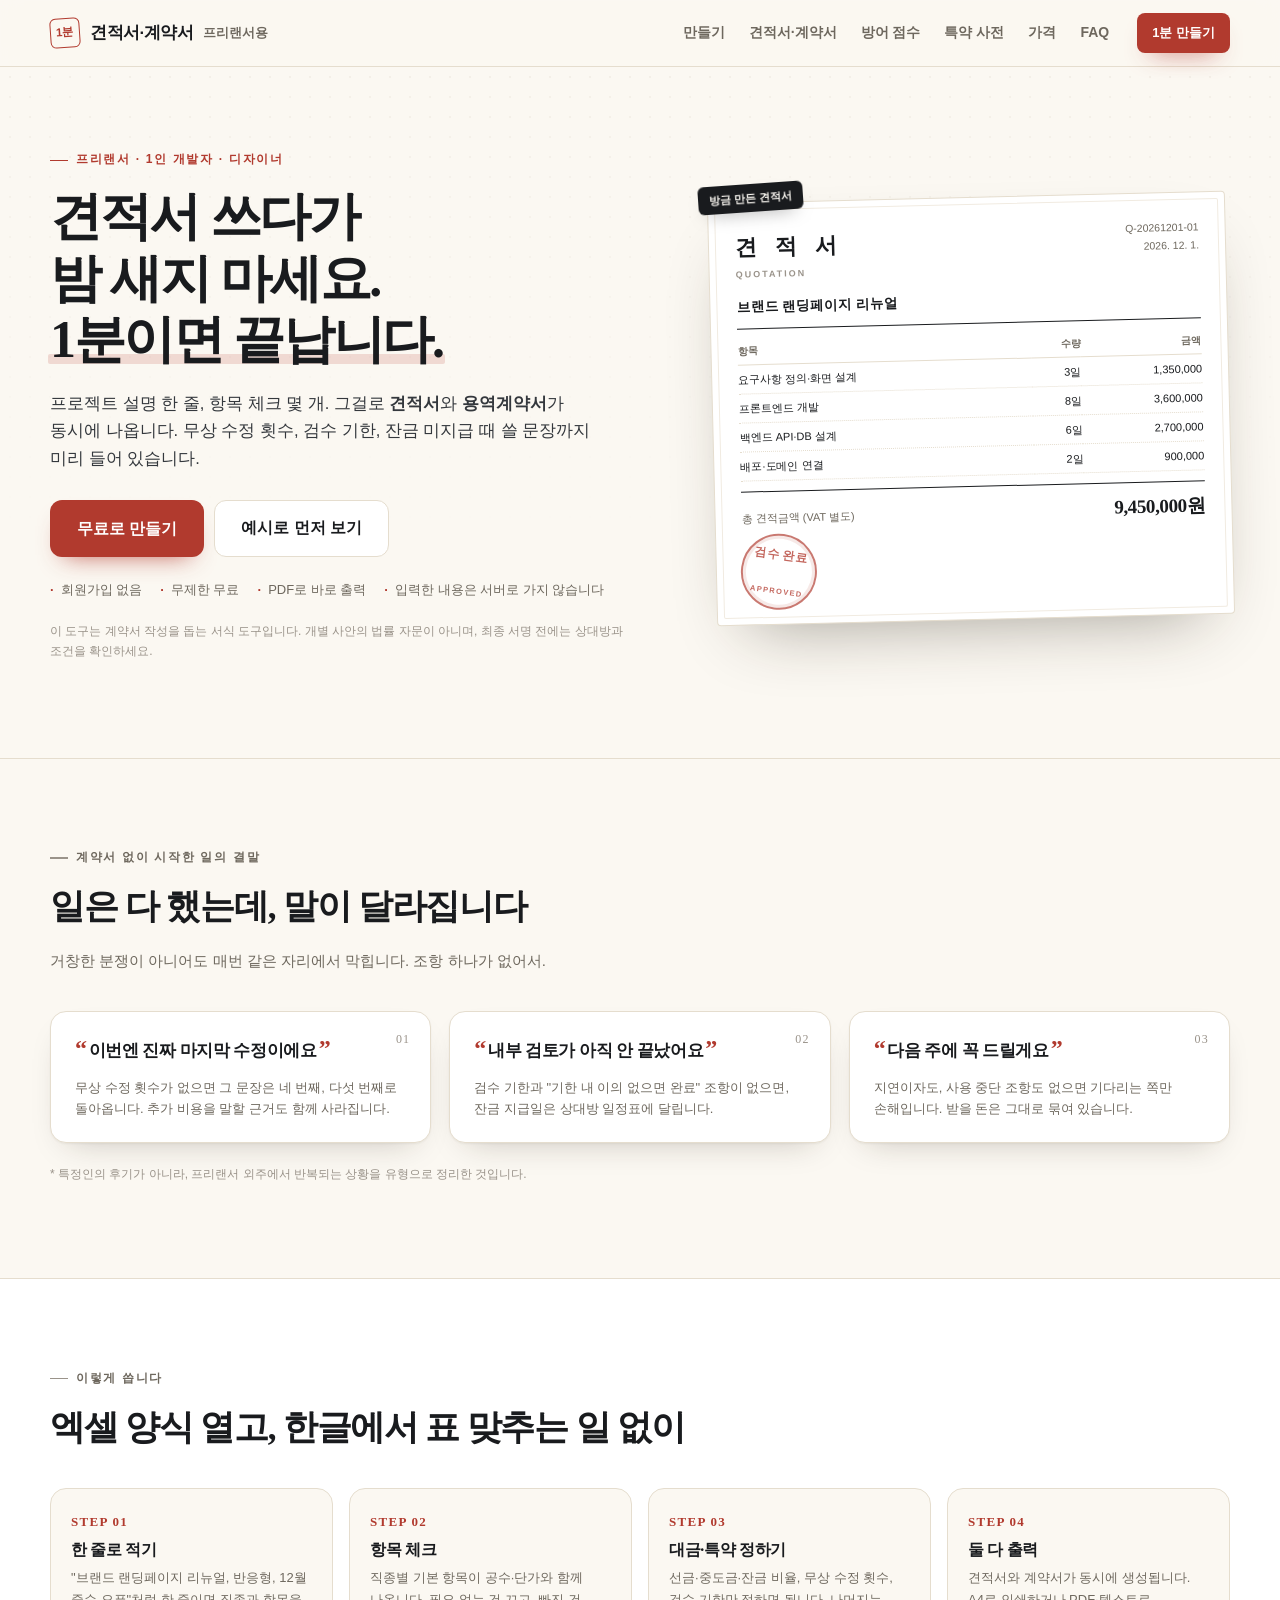
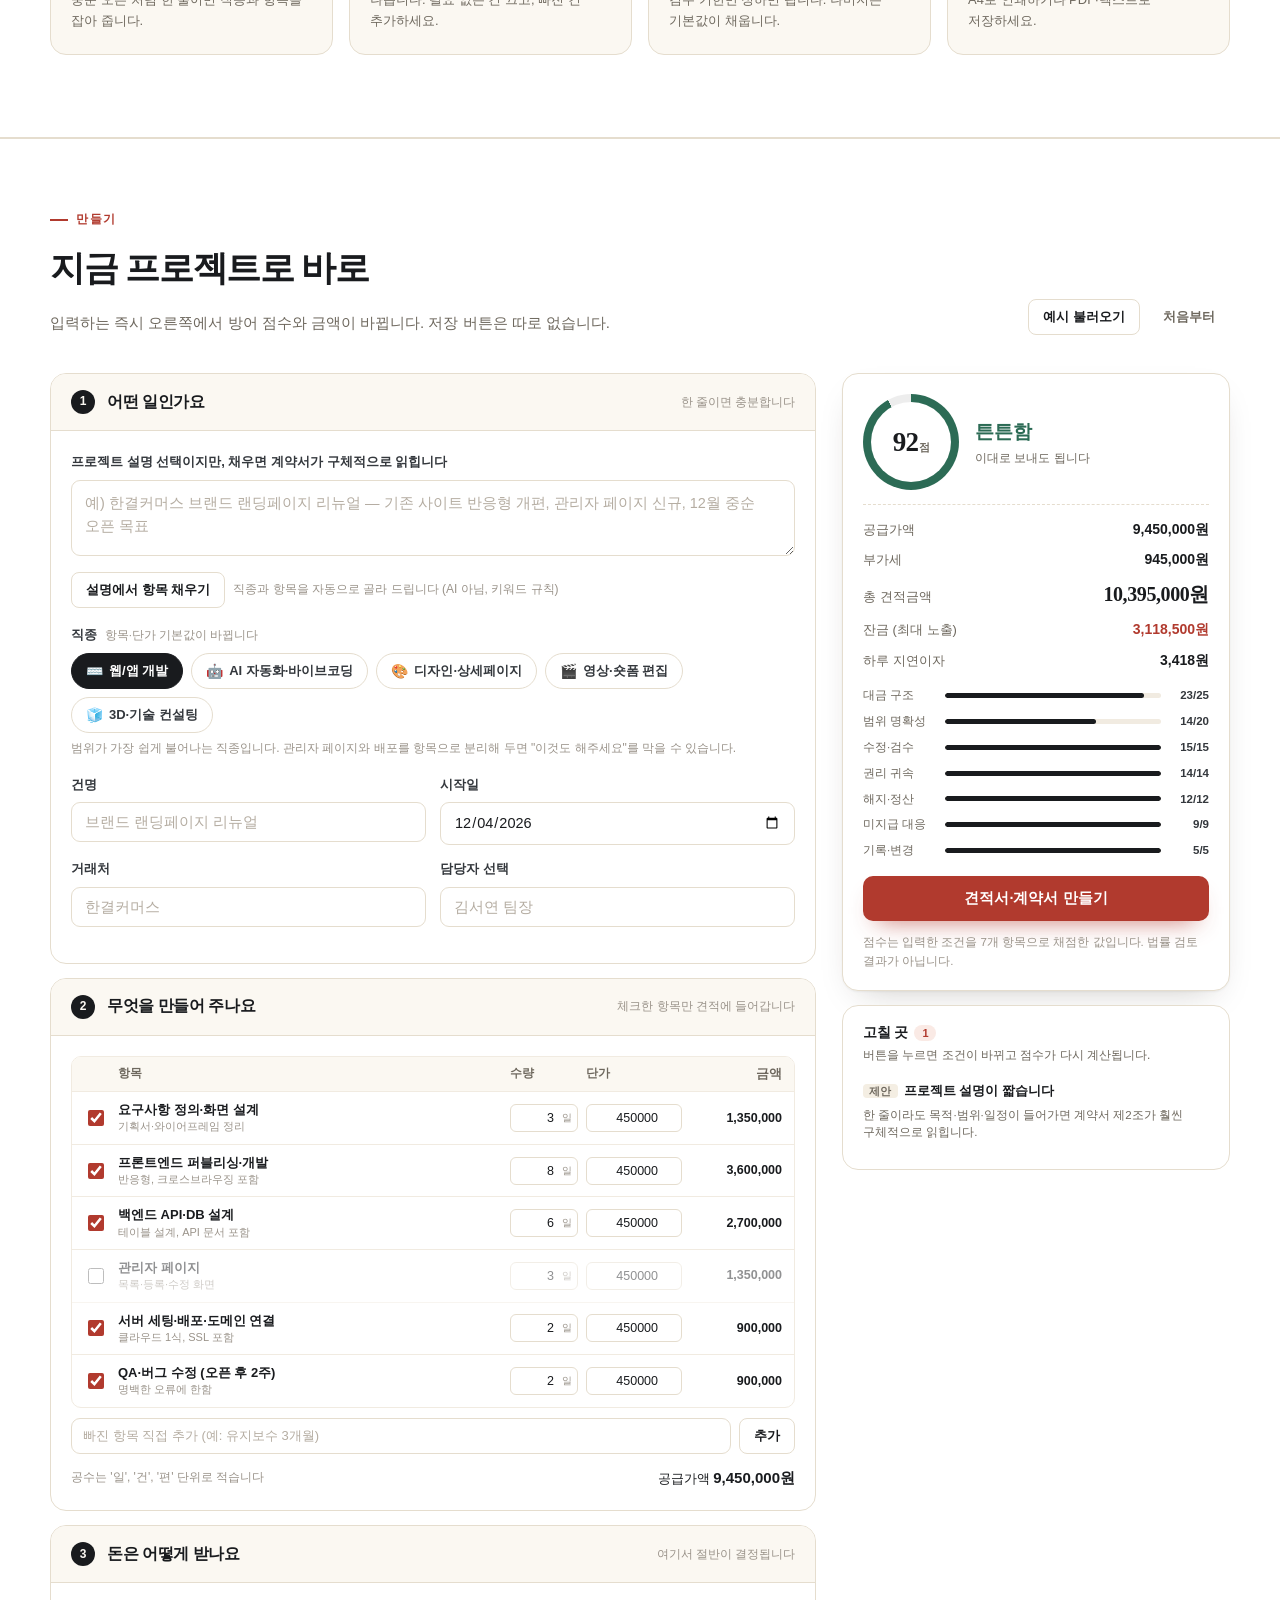
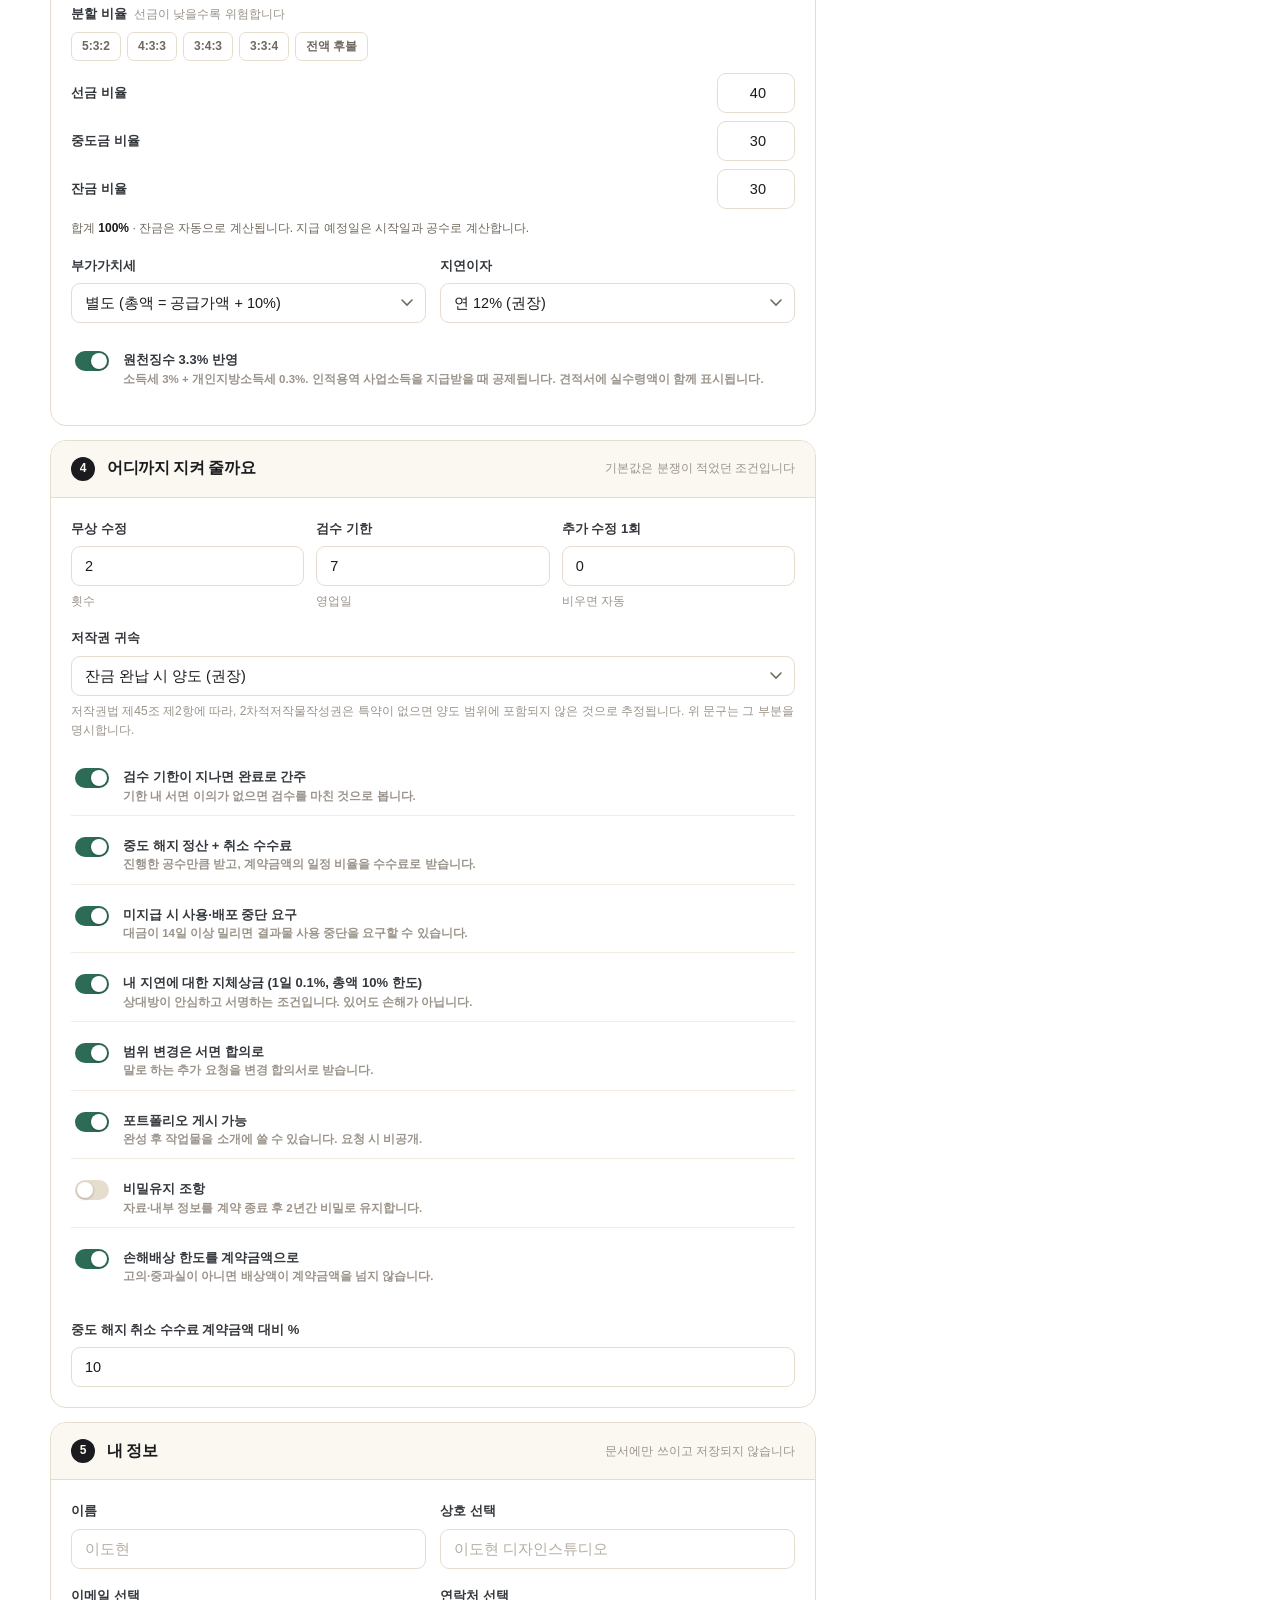
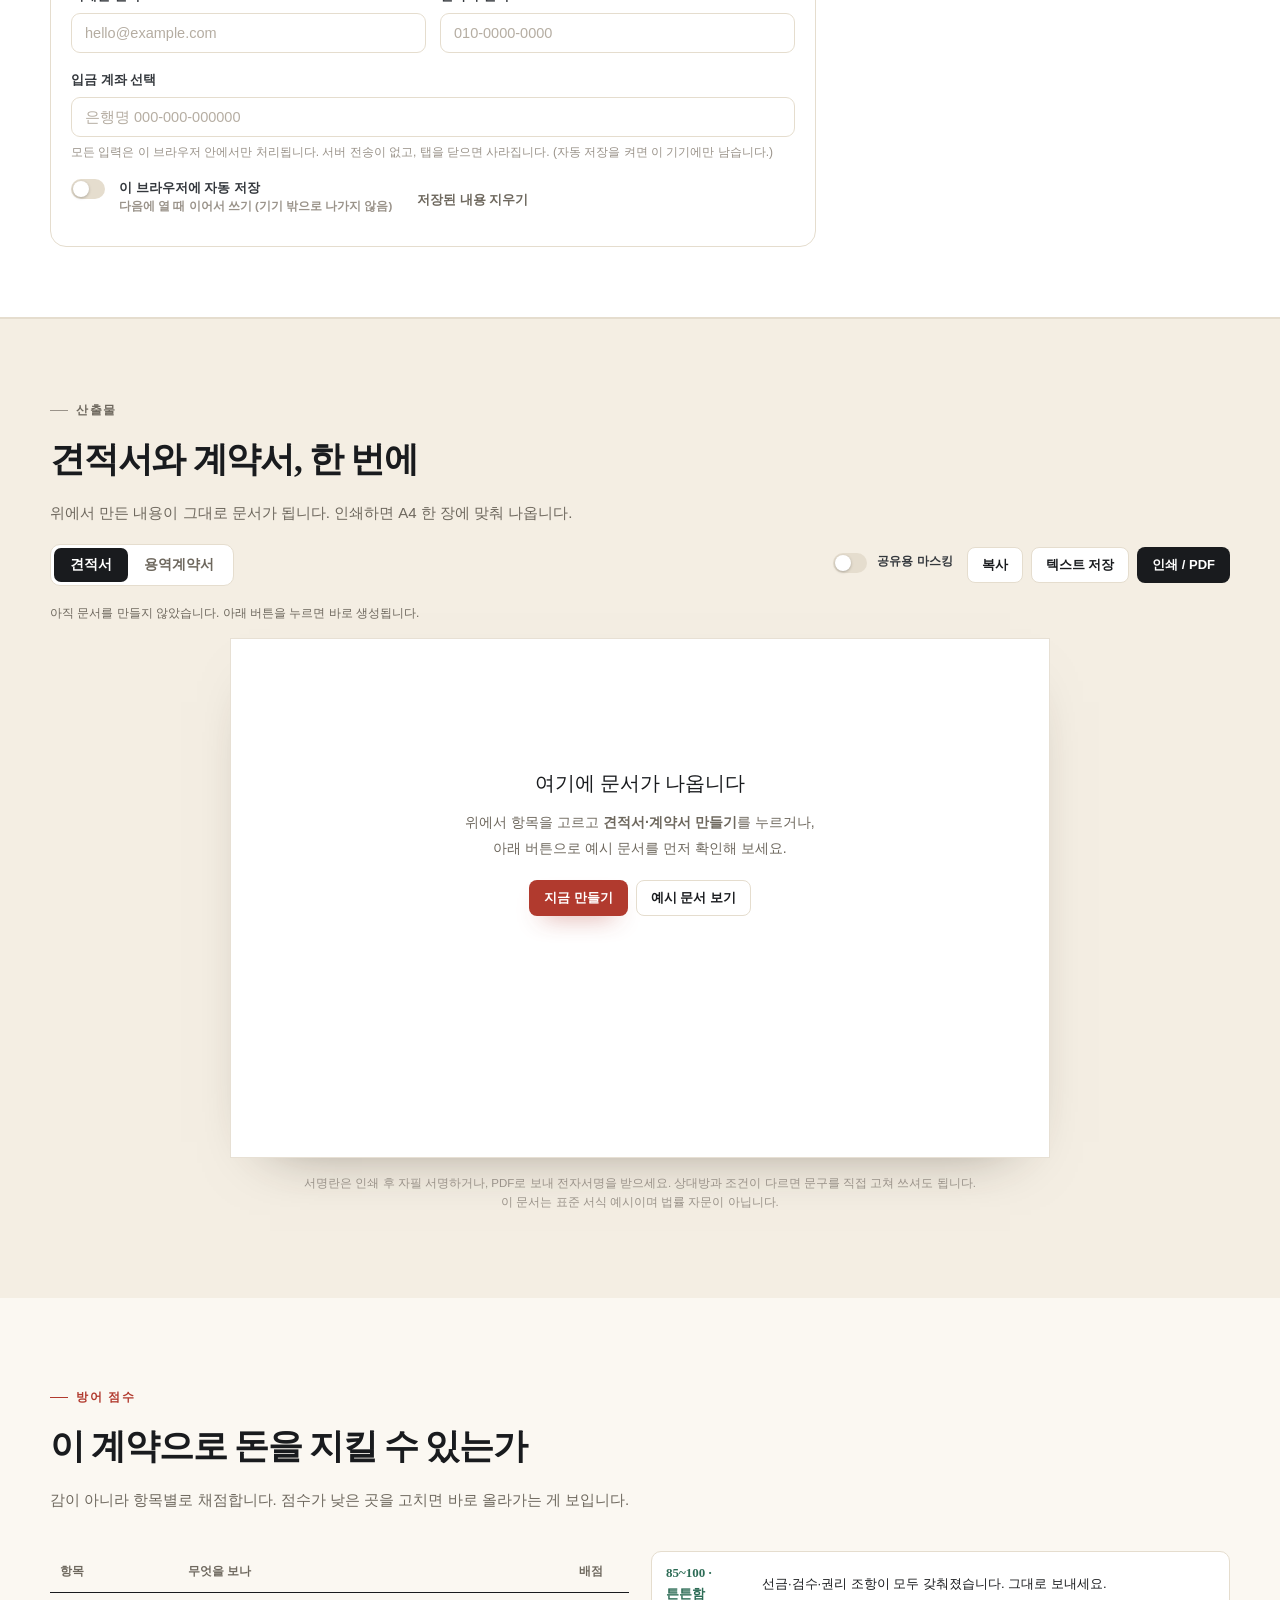
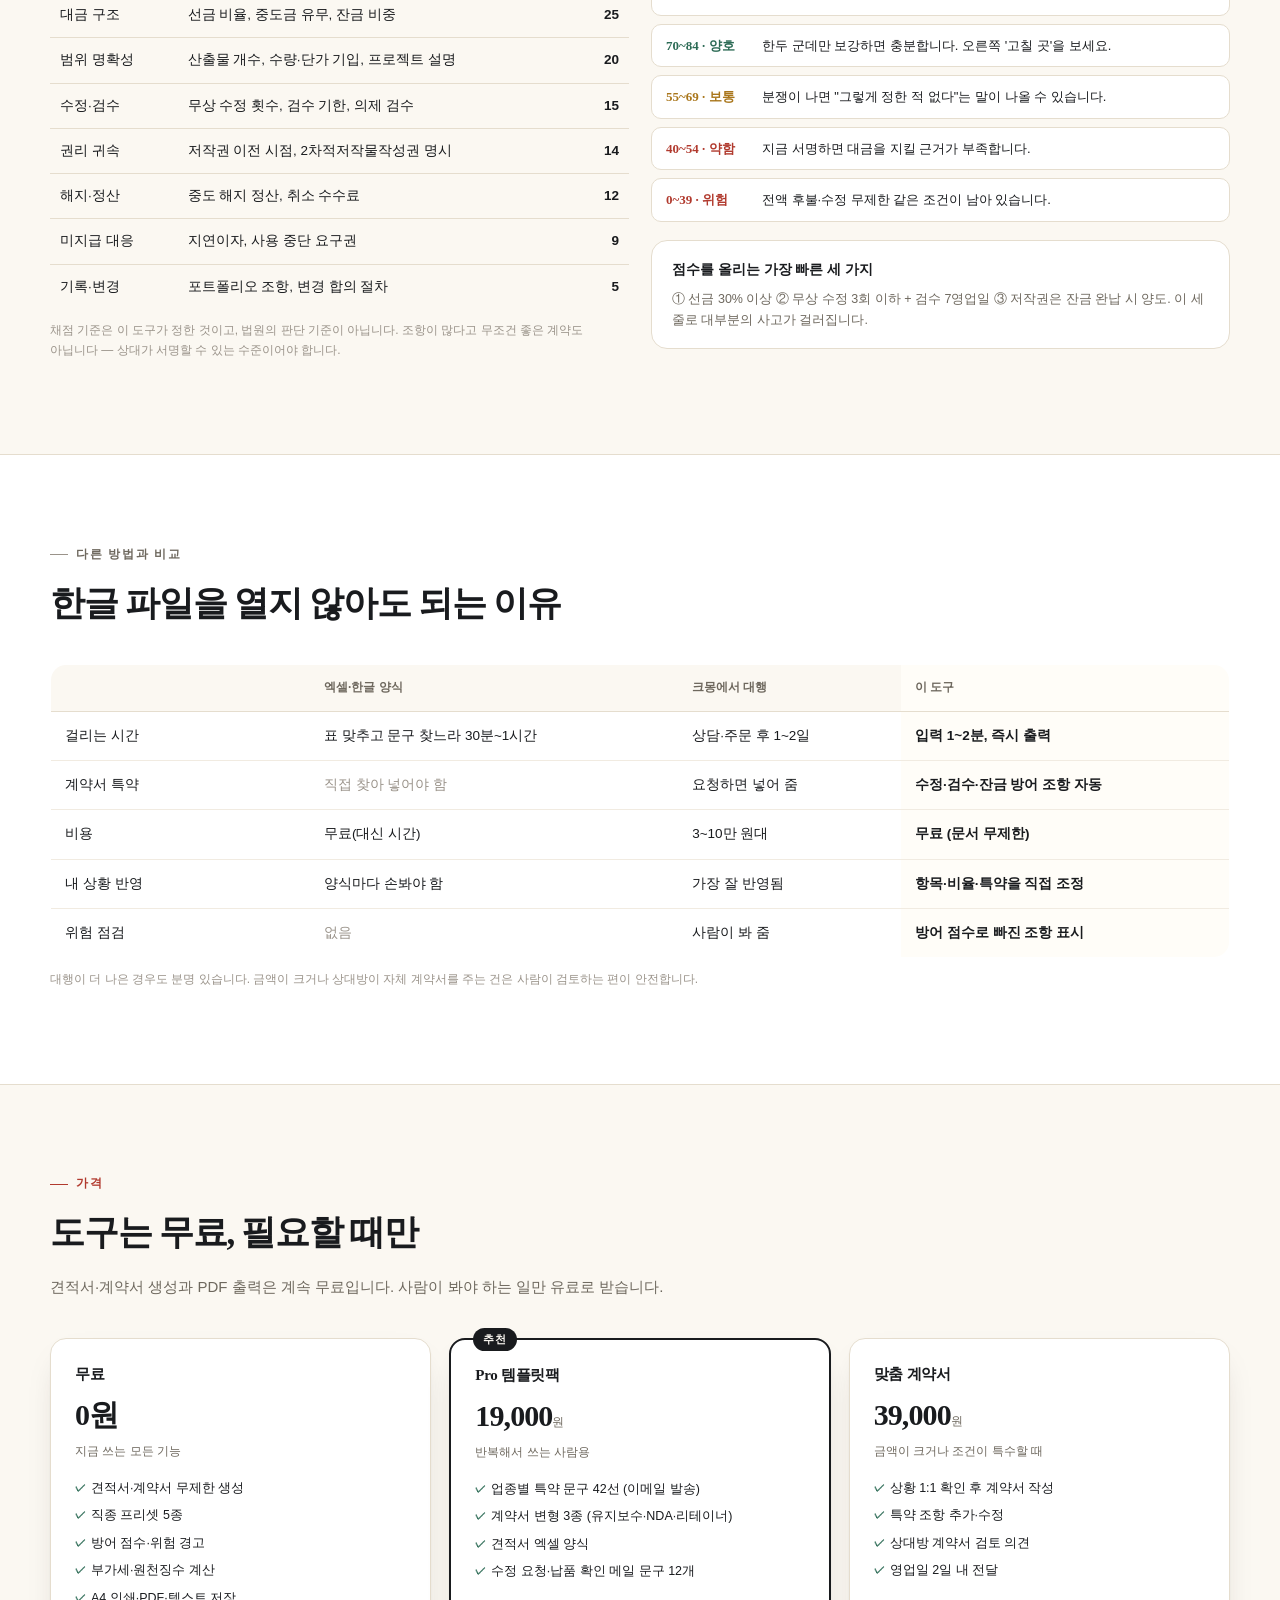
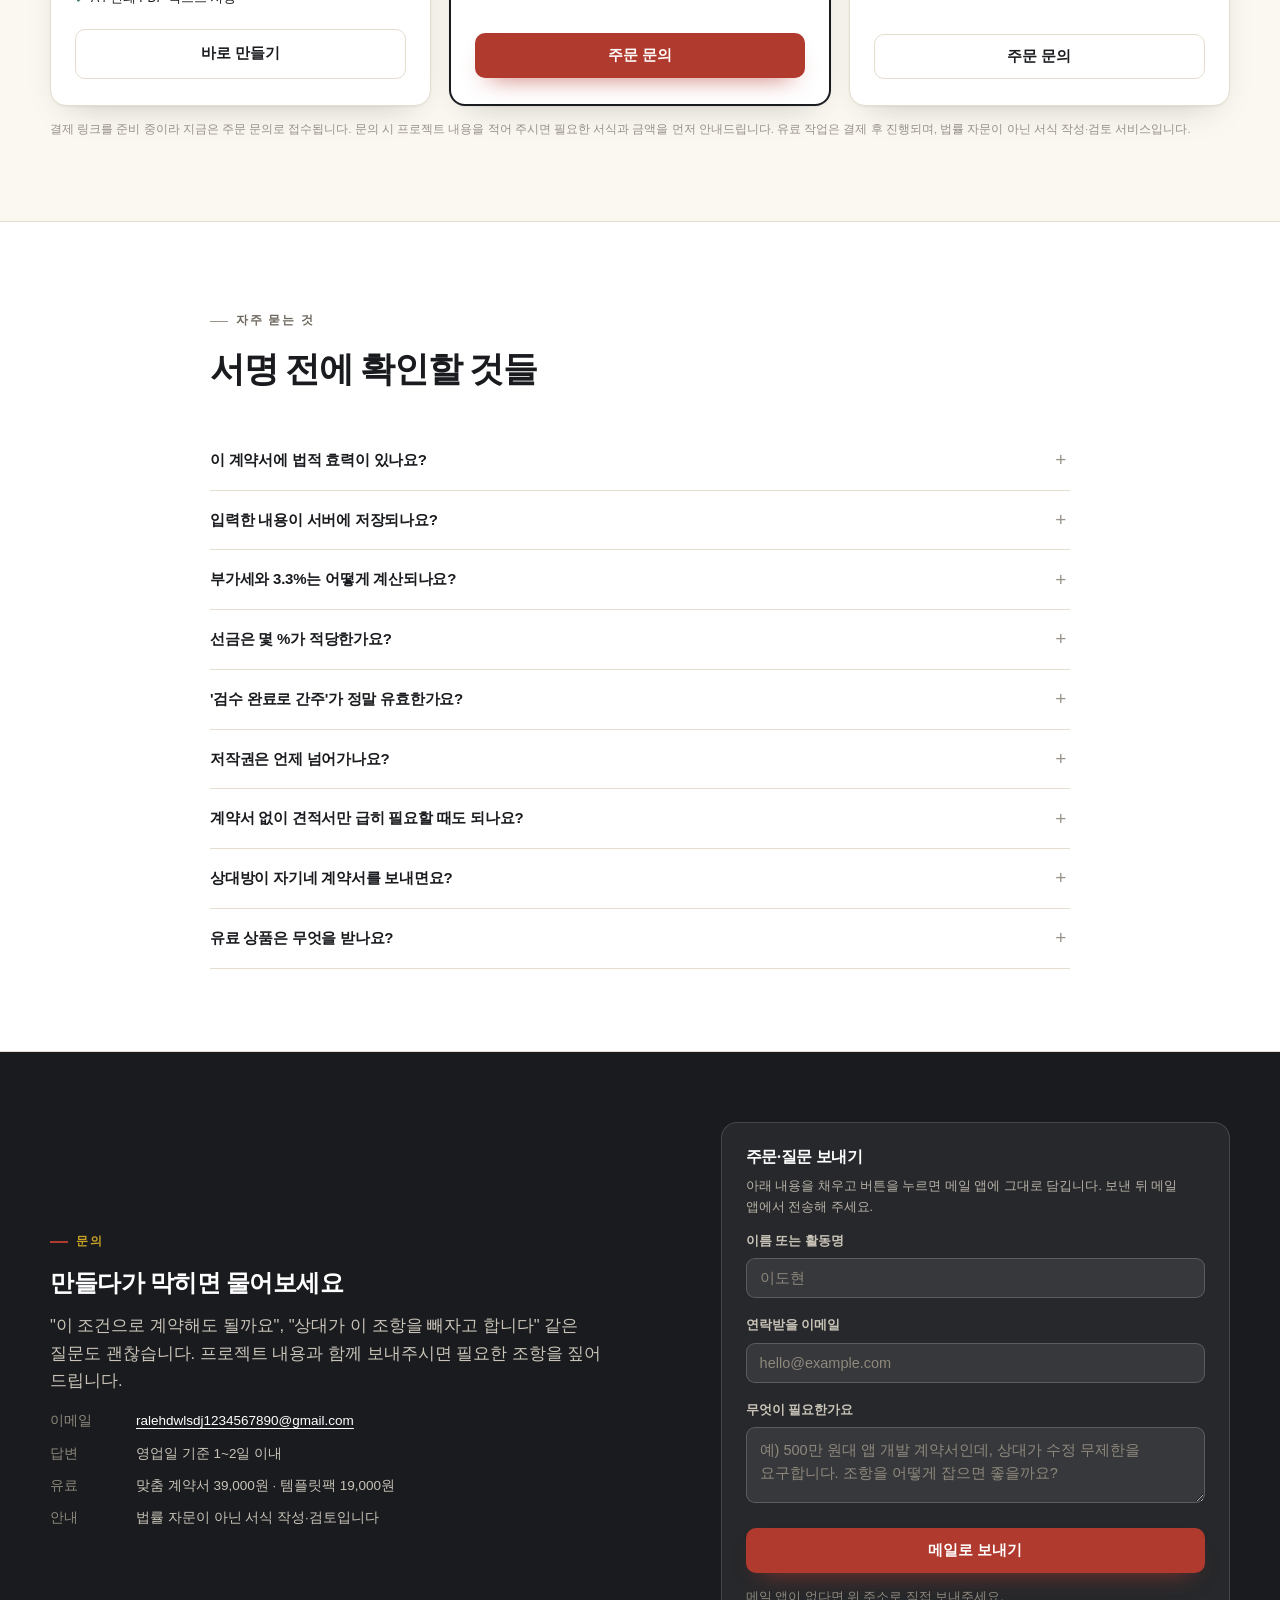
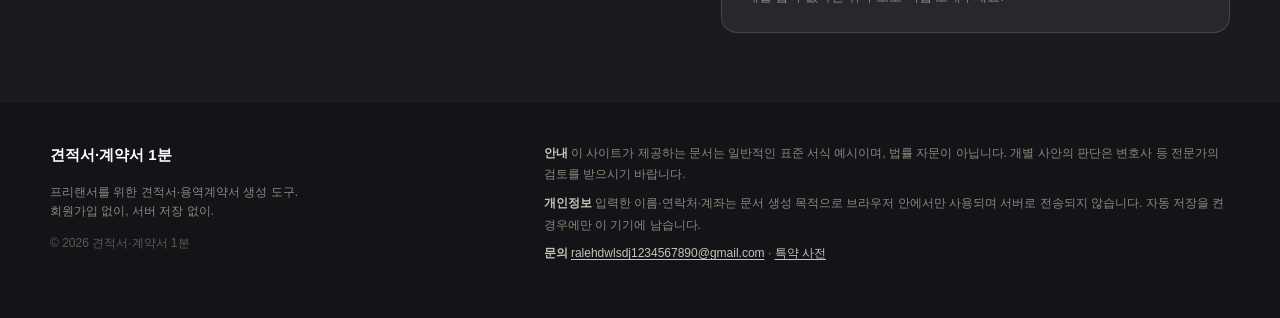
<file: index.html>
<!DOCTYPE html>
<html lang="ko">
<head>
<meta charset="utf-8">
<meta name="viewport" content="width=device-width, initial-scale=1">
<title>견적서·계약서 1분 — 프리랜서 외주 견적서와 용역계약서 동시 생성</title>
<meta name="description" content="프로젝트 한 줄 설명과 항목 체크만으로 견적서와 용역계약서를 1분 만에. 무상 수정 횟수·검수 기한·잔금 먹튀 방지 특약이 자동으로 들어가고, 이 계약의 방어 점수를 0~100점으로 보여줍니다. 회원가입 없이 무료.">
<meta name="keywords" content="프리랜서 견적서, 용역계약서, 외주 계약서 양식, 견적서 양식, 프리랜서 계약서, 수정 횟수 특약, 잔금 미지급, 검수 기한">
<meta name="author" content="견적·계약서 1분">
<meta property="og:type" content="website">
<meta property="og:title" content="견적서·계약서 1분 — 견적서와 계약서를 한 번에">
<meta property="og:description" content="한 줄 설명 + 항목 체크로 견적서·용역계약서 동시 생성. 수정 횟수·검수 기한·잔금 방어 특약 자동 삽입, 방어 점수 0~100점.">
<meta property="og:url" content="https://kdjkdj1234567890-bit.github.io/quote-contract-119/">
<meta property="og:image" content="https://kdjkdj1234567890-bit.github.io/quote-contract-119/assets/og.png">
<meta property="og:locale" content="ko_KR">
<meta name="twitter:card" content="summary_large_image">
<meta name="twitter:title" content="견적서·계약서 1분">
<meta name="twitter:description" content="프리랜서 견적서 + 용역계약서 동시 생성. 방어 점수 0~100점.">
<meta name="twitter:image" content="https://kdjkdj1234567890-bit.github.io/quote-contract-119/assets/og.png">
<link rel="canonical" href="https://kdjkdj1234567890-bit.github.io/quote-contract-119/">
<link rel="icon" href="data:image/svg+xml,%3Csvg xmlns='http://www.w3.org/2000/svg' viewBox='0 0 100 100'%3E%3Crect width='100' height='100' rx='18' fill='%23FBF8F2'/%3E%3Crect x='16' y='14' width='68' height='72' rx='3' fill='none' stroke='%23191B1E' stroke-width='5'/%3E%3Cpath d='M30 36h40M30 50h40M30 64h24' stroke='%23B13A2E' stroke-width='5' stroke-linecap='round'/%3E%3C/svg%3E">
<link rel="stylesheet" href="assets/css/app.css?v=6">
<script type="application/ld+json">
{
  "@context": "https://schema.org",
  "@type": "WebApplication",
  "name": "견적서·계약서 1분",
  "url": "https://kdjkdj1234567890-bit.github.io/quote-contract-119/",
  "applicationCategory": "BusinessApplication",
  "operatingSystem": "Web",
  "inLanguage": "ko",
  "description": "프로젝트 한 줄 설명과 항목 체크로 프리랜서 견적서와 용역계약서를 동시에 생성하고, 계약의 방어 점수를 계산하는 무료 도구",
  "offers": [
    { "@type": "Offer", "name": "무료 견적서·계약서 생성", "price": "0", "priceCurrency": "KRW" },
    { "@type": "Offer", "name": "Pro 템플릿팩", "price": "19000", "priceCurrency": "KRW" },
    { "@type": "Offer", "name": "맞춤 계약서 작성", "price": "39000", "priceCurrency": "KRW" }
  ],
  "featureList": "견적서 자동 작성, 용역계약서 자동 작성, 방어 점수 진단, 부가세·원천징수 계산, 분할 지급 계산, PDF 출력"
}
</script>
</head>
<body>

<!-- ═════════ 헤더 ═════════ -->
<header class="site-header">
  <div class="wrap header-inner">
    <a class="brand" href="#top">
      <span class="brand-stamp">1분</span>
      <span>견적서·계약서</span>
      <small>프리랜서용</small>
    </a>
    <nav class="nav">
      <a href="#maker">만들기</a>
      <a href="#output">견적서·계약서</a>
      <a href="#score">방어 점수</a>
      <a href="clauses.html">특약 사전</a>
      <a href="#pricing">가격</a>
      <a href="#faq">FAQ</a>
    </nav>
    <a class="btn btn-primary btn-sm" href="#maker">1분 만들기</a>
  </div>
</header>

<!-- ═════════ 히어로 ═════════ -->
<section class="hero" id="top">
  <div class="wrap hero-grid">
    <div>
      <p class="eyebrow">프리랜서 · 1인 개발자 · 디자이너</p>
      <h1>견적서 쓰다가<br>밤 새지 마세요.<br><u>1분이면 끝납니다.</u></h1>
      <p class="lede">
        프로젝트 설명 한 줄, 항목 체크 몇 개. 그걸로 <b>견적서</b>와 <b>용역계약서</b>가 동시에 나옵니다.
        무상 수정 횟수, 검수 기한, 잔금 미지급 때 쓸 문장까지 미리 들어 있습니다.
      </p>
      <div class="hero-actions">
        <a class="btn btn-primary btn-lg" href="#maker">무료로 만들기</a>
        <button class="btn btn-outline btn-lg" type="button" id="heroSample">예시로 먼저 보기</button>
      </div>
      <ul class="hero-badges">
        <li>회원가입 없음</li>
        <li>무제한 무료</li>
        <li>PDF로 바로 출력</li>
        <li>입력한 내용은 서버로 가지 않습니다</li>
      </ul>
      <p class="hero-note">
        이 도구는 계약서 작성을 돕는 서식 도구입니다. 개별 사안의 법률 자문이 아니며,
        최종 서명 전에는 상대방과 조건을 확인하세요.
      </p>
    </div>

    <div class="hero-paper">
      <div class="hero-tag">방금 만든 견적서</div>
      <div class="hero-sheet" aria-hidden="true">
        <div class="hero-sheet-head">
          <div class="hero-sheet-title">견 적 서<span>QUOTATION</span></div>
          <div class="hero-sheet-meta">Q-20261201-01<br>2026. 12. 1.</div>
        </div>
        <div class="hero-sheet-sub">브랜드 랜딩페이지 리뉴얼</div>
        <table class="hero-table">
          <thead><tr><th>항목</th><th class="r">수량</th><th class="r">금액</th></tr></thead>
          <tbody>
            <tr><td>요구사항 정의·화면 설계</td><td class="r">3일</td><td class="r">1,350,000</td></tr>
            <tr><td>프론트엔드 개발</td><td class="r">8일</td><td class="r">3,600,000</td></tr>
            <tr><td>백엔드 API·DB 설계</td><td class="r">6일</td><td class="r">2,700,000</td></tr>
            <tr><td>배포·도메인 연결</td><td class="r">2일</td><td class="r">900,000</td></tr>
          </tbody>
        </table>
        <div class="hero-total"><span>총 견적금액 (VAT 별도)</span><b>9,450,000원</b></div>
        <div class="hero-stamp">검수 완료<small>APPROVED</small></div>
      </div>
    </div>
  </div>
</section>

<!-- ═════════ 공감 ═════════ -->
<section class="section" id="why">
  <div class="wrap">
    <div class="section-head">
      <p class="eyebrow eyebrow-dark">계약서 없이 시작한 일의 결말</p>
      <h2>일은 다 했는데, 말이 달라집니다</h2>
      <p class="section-sub">거창한 분쟁이 아니어도 매번 같은 자리에서 막힙니다. 조항 하나가 없어서.</p>
    </div>
    <div class="pain-grid">
      <article class="pain-card">
        <span class="pain-no">01</span>
        <p class="pain-q">이번엔 진짜 마지막 수정이에요</p>
        <p class="pain-why">무상 수정 횟수가 없으면 그 문장은 네 번째, 다섯 번째로 돌아옵니다. 추가 비용을 말할 근거도 함께 사라집니다.</p>
      </article>
      <article class="pain-card">
        <span class="pain-no">02</span>
        <p class="pain-q">내부 검토가 아직 안 끝났어요</p>
        <p class="pain-why">검수 기한과 "기한 내 이의 없으면 완료" 조항이 없으면, 잔금 지급일은 상대방 일정표에 달립니다.</p>
      </article>
      <article class="pain-card">
        <span class="pain-no">03</span>
        <p class="pain-q">다음 주에 꼭 드릴게요</p>
        <p class="pain-why">지연이자도, 사용 중단 조항도 없으면 기다리는 쪽만 손해입니다. 받을 돈은 그대로 묶여 있습니다.</p>
      </article>
    </div>
    <p class="pain-sum">* 특정인의 후기가 아니라, 프리랜서 외주에서 반복되는 상황을 유형으로 정리한 것입니다.</p>
  </div>
</section>

<!-- ═════════ 흐름 ═════════ -->
<section class="section section-alt" id="how">
  <div class="wrap">
    <div class="section-head">
      <p class="eyebrow eyebrow-dark">이렇게 씁니다</p>
      <h2>엑셀 양식 열고, 한글에서 표 맞추는 일 없이</h2>
    </div>
    <ol class="flow">
      <li><b>STEP 01</b><h3>한 줄로 적기</h3><p>"브랜드 랜딩페이지 리뉴얼, 반응형, 12월 중순 오픈"처럼 한 줄이면 직종과 항목을 잡아 줍니다.</p></li>
      <li><b>STEP 02</b><h3>항목 체크</h3><p>직종별 기본 항목이 공수·단가와 함께 나옵니다. 필요 없는 건 끄고, 빠진 건 추가하세요.</p></li>
      <li><b>STEP 03</b><h3>대금·특약 정하기</h3><p>선금·중도금·잔금 비율, 무상 수정 횟수, 검수 기한만 정하면 됩니다. 나머지는 기본값이 채웁니다.</p></li>
      <li><b>STEP 04</b><h3>둘 다 출력</h3><p>견적서와 계약서가 동시에 생성됩니다. A4로 인쇄하거나 PDF·텍스트로 저장하세요.</p></li>
    </ol>
  </div>
</section>

<!-- ═════════ 메이커 ═════════ -->
<section class="maker" id="maker">
  <div class="wrap" style="padding-top:64px;padding-bottom:56px;">
    <div class="section-head-row">
      <div class="section-head" style="margin-bottom:0">
        <p class="eyebrow">만들기</p>
        <h2>지금 프로젝트로 바로</h2>
        <p class="section-sub">입력하는 즉시 오른쪽에서 방어 점수와 금액이 바뀝니다. 저장 버튼은 따로 없습니다.</p>
      </div>
      <div style="display:flex;gap:8px;flex-wrap:wrap">
        <button class="btn btn-outline btn-sm" type="button" id="btnSample">예시 불러오기</button>
        <button class="btn btn-quiet btn-sm" type="button" id="btnReset">처음부터</button>
      </div>
    </div>

    <div class="maker-grid">
      <!-- ── 폼 ── -->
      <div class="maker-form">

        <!-- 1 -->
        <section class="step-card">
          <div class="step-head"><span class="step-no">1</span><h3>어떤 일인가요</h3><span class="step-hint">한 줄이면 충분합니다</span></div>
          <div class="step-body">
            <div class="field">
              <label for="brief">프로젝트 설명 <span class="opt">선택이지만, 채우면 계약서가 구체적으로 읽힙니다</span></label>
              <textarea id="brief" placeholder="예) 한결커머스 브랜드 랜딩페이지 리뉴얼 — 기존 사이트 반응형 개편, 관리자 페이지 신규, 12월 중순 오픈 목표"></textarea>
              <div style="display:flex;gap:8px;align-items:center;margin-top:8px;flex-wrap:wrap">
                <button class="btn btn-outline btn-sm" type="button" id="btnParse">설명에서 항목 채우기</button>
                <span class="hint" style="margin:0" id="parseHint">직종과 항목을 자동으로 골라 드립니다 (AI 아님, 키워드 규칙)</span>
              </div>
            </div>
            <div class="field">
              <span class="lbl">직종 <span class="opt">항목·단가 기본값이 바뀝니다</span></span>
              <div class="chips" id="industryChips" role="group" aria-label="직종 선택"></div>
              <p class="hint" id="industryNote"></p>
            </div>
            <div class="field-row">
              <div class="field"><label for="title">건명</label><input type="text" id="title" placeholder="브랜드 랜딩페이지 리뉴얼"></div>
              <div class="field"><label for="start">시작일</label><input type="date" id="start"></div>
            </div>
            <div class="field-row">
              <div class="field"><label for="client">거래처</label><input type="text" id="client" placeholder="한결커머스"></div>
              <div class="field"><label for="contact">담당자 <span class="opt">선택</span></label><input type="text" id="contact" placeholder="김서연 팀장"></div>
            </div>
          </div>
        </section>

        <!-- 2 -->
        <section class="step-card">
          <div class="step-head"><span class="step-no">2</span><h3>무엇을 만들어 주나요</h3><span class="step-hint">체크한 항목만 견적에 들어갑니다</span></div>
          <div class="step-body">
            <div class="items" id="itemList"></div>
            <div class="item-add">
              <input type="text" id="customName" placeholder="빠진 항목 직접 추가 (예: 유지보수 3개월)" aria-label="추가할 항목 이름">
              <button class="btn btn-outline btn-sm" type="button" id="btnAddItem">추가</button>
            </div>
            <div class="items-foot">
              <span class="hint" style="margin:0">공수는 '일', '건', '편' 단위로 적습니다</span>
              <span>공급가액 <b id="footSupply">0원</b></span>
            </div>
          </div>
        </section>

        <!-- 3 -->
        <section class="step-card">
          <div class="step-head"><span class="step-no">3</span><h3>돈은 어떻게 받나요</h3><span class="step-hint">여기서 절반이 결정됩니다</span></div>
          <div class="step-body">
            <div class="field">
              <span class="lbl">분할 비율 <span class="opt">선금이 낮을수록 위험합니다</span></span>
              <div class="split-presets" id="splitPresets">
                <button type="button" data-split="50,30,20">5:3:2</button>
                <button type="button" data-split="40,30,30">4:3:3</button>
                <button type="button" data-split="30,40,30">3:4:3</button>
                <button type="button" data-split="30,30,40">3:3:4</button>
                <button type="button" data-split="0,0,100">전액 후불</button>
              </div>
              <div class="split-row"><label for="splitA">선금 비율</label><input type="number" id="splitA" min="0" max="100" step="5" value="40"></div>
              <div class="split-row"><label for="splitB">중도금 비율</label><input type="number" id="splitB" min="0" max="100" step="5" value="30"></div>
              <div class="split-row"><label for="splitC">잔금 비율</label><input type="number" id="splitC" min="0" max="100" step="5" value="30" readonly></div>
              <p class="split-total">합계 <b id="splitSum">100%</b> · 잔금은 자동으로 계산됩니다. 지급 예정일은 시작일과 공수로 계산합니다.</p>
            </div>
            <div class="field-row">
              <div class="field">
                <label for="vat">부가가치세</label>
                <select id="vat">
                  <option value="exclude">별도 (총액 = 공급가액 + 10%)</option>
                  <option value="include">포함 (총액에 포함)</option>
                  <option value="none">없음 (면세·과세 제외)</option>
                </select>
              </div>
              <div class="field">
                <label for="lateRate">지연이자</label>
                <select id="lateRate">
                  <option value="12">연 12% (권장)</option>
                  <option value="6">연 6% (상사법정이율)</option>
                  <option value="0">없음</option>
                </select>
              </div>
            </div>
            <div class="field" style="margin-bottom:0">
              <label class="toggle">
                <input type="checkbox" id="withholding" checked><span class="sw"></span>
                <span><b>원천징수 3.3% 반영</b><span class="d">소득세 3% + 개인지방소득세 0.3%. 인적용역 사업소득을 지급받을 때 공제됩니다. 견적서에 실수령액이 함께 표시됩니다.</span></span>
              </label>
            </div>
          </div>
        </section>

        <!-- 4 -->
        <section class="step-card">
          <div class="step-head"><span class="step-no">4</span><h3>어디까지 지켜 줄까요</h3><span class="step-hint">기본값은 분쟁이 적었던 조건입니다</span></div>
          <div class="step-body">
            <div class="field-row-3">
              <div class="field"><label for="revisions">무상 수정</label><input type="number" id="revisions" min="0" max="10" step="1" value="2"><p class="hint">횟수</p></div>
              <div class="field"><label for="inspectionDays">검수 기한</label><input type="number" id="inspectionDays" min="1" max="30" step="1" value="7"><p class="hint">영업일</p></div>
              <div class="field"><label for="extraFee">추가 수정 1회</label><input type="number" id="extraFee" min="0" step="10000" placeholder="자동"><p class="hint">비우면 자동</p></div>
            </div>
            <div class="field">
              <label for="copyright">저작권 귀속</label>
              <select id="copyright">
                <option value="on_balance">잔금 완납 시 양도 (권장)</option>
                <option value="license">이용허락 — 권리는 내가 보유</option>
                <option value="on_delivery">납품과 동시에 양도</option>
                <option value="none">조항 없음</option>
              </select>
              <p class="hint">저작권법 제45조 제2항에 따라, 2차적저작물작성권은 특약이 없으면 양도 범위에 포함되지 않은 것으로 추정됩니다. 위 문구는 그 부분을 명시합니다.</p>
            </div>
            <div class="toggles">
              <label class="toggle"><input type="checkbox" id="autoAccept" checked><span class="sw"></span><span><b>검수 기한이 지나면 완료로 간주</b><span class="d">기한 내 서면 이의가 없으면 검수를 마친 것으로 봅니다.</span></span></label>
              <label class="toggle"><input type="checkbox" id="termination" checked><span class="sw"></span><span><b>중도 해지 정산 + 취소 수수료</b><span class="d">진행한 공수만큼 받고, 계약금액의 일정 비율을 수수료로 받습니다.</span></span></label>
              <label class="toggle"><input type="checkbox" id="nonPaymentBan" checked><span class="sw"></span><span><b>미지급 시 사용·배포 중단 요구</b><span class="d">대금이 14일 이상 밀리면 결과물 사용 중단을 요구할 수 있습니다.</span></span></label>
              <label class="toggle"><input type="checkbox" id="delayPenalty" checked><span class="sw"></span><span><b>내 지연에 대한 지체상금 (1일 0.1%, 총액 10% 한도)</b><span class="d">상대방이 안심하고 서명하는 조건입니다. 있어도 손해가 아닙니다.</span></span></label>
              <label class="toggle"><input type="checkbox" id="scopeChange" checked><span class="sw"></span><span><b>범위 변경은 서면 합의로</b><span class="d">말로 하는 추가 요청을 변경 합의서로 받습니다.</span></span></label>
              <label class="toggle"><input type="checkbox" id="portfolio" checked><span class="sw"></span><span><b>포트폴리오 게시 가능</b><span class="d">완성 후 작업물을 소개에 쓸 수 있습니다. 요청 시 비공개.</span></span></label>
              <label class="toggle"><input type="checkbox" id="confidential"><span class="sw"></span><span><b>비밀유지 조항</b><span class="d">자료·내부 정보를 계약 종료 후 2년간 비밀로 유지합니다.</span></span></label>
              <label class="toggle"><input type="checkbox" id="liability" checked><span class="sw"></span><span><b>손해배상 한도를 계약금액으로</b><span class="d">고의·중과실이 아니면 배상액이 계약금액을 넘지 않습니다.</span></span></label>
            </div>
            <div class="field" style="margin-top:16px;margin-bottom:0">
              <label for="cancelFee">중도 해지 취소 수수료 <span class="opt">계약금액 대비 %</span></label>
              <input type="number" id="cancelFee" min="0" max="50" step="5" value="10">
            </div>
          </div>
        </section>

        <!-- 5 -->
        <section class="step-card">
          <div class="step-head"><span class="step-no">5</span><h3>내 정보</h3><span class="step-hint">문서에만 쓰이고 저장되지 않습니다</span></div>
          <div class="step-body">
            <div class="field-row">
              <div class="field"><label for="freelancer">이름</label><input type="text" id="freelancer" placeholder="이도현" autocomplete="off"></div>
              <div class="field"><label for="freelancerBiz">상호 <span class="opt">선택</span></label><input type="text" id="freelancerBiz" placeholder="이도현 디자인스튜디오" autocomplete="off"></div>
            </div>
            <div class="field-row">
              <div class="field"><label for="email">이메일 <span class="opt">선택</span></label><input type="email" id="email" placeholder="hello@example.com" autocomplete="off"></div>
              <div class="field"><label for="phone">연락처 <span class="opt">선택</span></label><input type="tel" id="phone" placeholder="010-0000-0000" autocomplete="off"></div>
            </div>
            <div class="field" style="margin-bottom:6px"><label for="account">입금 계좌 <span class="opt">선택</span></label><input type="text" id="account" placeholder="은행명 000-000-000000" autocomplete="off"></div>
            <p class="hint">모든 입력은 이 브라우저 안에서만 처리됩니다. 서버 전송이 없고, 탭을 닫으면 사라집니다. (자동 저장을 켜면 이 기기에만 남습니다.)</p>
            <div style="display:flex;gap:10px;flex-wrap:wrap;margin-top:10px">
              <label class="toggle" style="grid-template-columns:38px 1fr;border:0;padding:4px 0">
                <input type="checkbox" id="autosave"><span class="sw"></span>
                <span><b>이 브라우저에 자동 저장</b><span class="d">다음에 열 때 이어서 쓰기 (기기 밖으로 나가지 않음)</span></span>
              </label>
              <button class="btn btn-quiet btn-sm" type="button" id="btnClearSave">저장된 내용 지우기</button>
            </div>
          </div>
        </section>
      </div>

      <!-- ── 사이드 ── -->
      <aside class="maker-side">
        <div class="live-card">
          <div class="live-top">
            <div class="ring" id="scoreRing" style="--p:0"><span id="scoreNum">0<small>점</small></span></div>
            <div>
              <p class="live-band" id="scoreBand">준비 중</p>
              <p class="live-sub" id="scoreSub">항목을 고르면 계산됩니다</p>
            </div>
          </div>
          <div class="live-money">
            <div><span>공급가액</span><b id="mSupply">0원</b></div>
            <div><span>부가세</span><b id="mVat">0원</b></div>
            <div class="big"><span>총 견적금액</span><b id="mTotal">0원</b></div>
            <div class="expose"><span>잔금 (최대 노출)</span><b id="mBalance">0원</b></div>
            <div><span>하루 지연이자</span><b id="mLate">0원</b></div>
          </div>
          <div class="live-dims" id="liveDims"></div>
          <div class="live-actions">
            <button class="btn btn-primary full" type="button" id="btnBuild">견적서·계약서 만들기</button>
          </div>
          <p class="live-note">점수는 입력한 조건을 7개 항목으로 채점한 값입니다. 법률 검토 결과가 아닙니다.</p>
        </div>

        <div class="risk-card">
          <h4>고칠 곳 <span class="n" id="riskCount">0</span></h4>
          <p class="live-sub">버튼을 누르면 조건이 바뀌고 점수가 다시 계산됩니다.</p>
          <div id="riskList"></div>
        </div>
      </aside>
    </div>
  </div>
</section>

<!-- ═════════ 결과 ═════════ -->
<section class="output" id="output">
  <div class="wrap">
    <div class="section-head-row" style="margin-bottom:18px">
      <div class="section-head" style="margin-bottom:0">
        <p class="eyebrow eyebrow-dark">산출물</p>
        <h2>견적서와 계약서, 한 번에</h2>
        <p class="section-sub">위에서 만든 내용이 그대로 문서가 됩니다. 인쇄하면 A4 한 장에 맞춰 나옵니다.</p>
      </div>
    </div>

    <div class="doc-toolbar">
      <div class="tabs" role="tablist" aria-label="문서 선택">
        <button class="tab" role="tab" aria-selected="true" data-doc="quote" id="tabQuote">견적서</button>
        <button class="tab" role="tab" aria-selected="false" data-doc="contract" id="tabContract">용역계약서</button>
      </div>
      <div class="doc-tools">
        <label class="toggle" style="display:flex;grid-template-columns:38px 1fr;align-items:center;border:0;padding:0 6px 0 0">
          <input type="checkbox" id="maskToggle"><span class="sw"></span>
          <span><b style="font-size:12px">공유용 마스킹</b></span>
        </label>
        <button class="btn btn-outline btn-sm" type="button" id="btnCopy">복사</button>
        <button class="btn btn-outline btn-sm" type="button" id="btnTxt">텍스트 저장</button>
        <button class="btn btn-ink btn-sm" type="button" id="btnPrint">인쇄 / PDF</button>
      </div>
    </div>
    <p class="doc-meta-line" id="docMeta">아직 문서를 만들지 않았습니다. 아래 버튼을 누르면 바로 생성됩니다.</p>

    <div class="doc-shell">
      <div class="paper" id="docView">
        <div class="doc-empty">
          <p style="font-family:var(--serif);font-size:20px;color:var(--ink);margin-bottom:8px">여기에 문서가 나옵니다</p>
          <p>위에서 항목을 고르고 <b>견적서·계약서 만들기</b>를 누르거나,<br>아래 버튼으로 예시 문서를 먼저 확인해 보세요.</p>
          <div style="display:flex;gap:8px;justify-content:center;flex-wrap:wrap;margin-top:18px">
            <button class="btn btn-primary btn-sm" type="button" id="emptyBuild">지금 만들기</button>
            <button class="btn btn-outline btn-sm" type="button" id="emptySample">예시 문서 보기</button>
          </div>
        </div>
      </div>
    </div>
    <p class="doc-legend">
      서명란은 인쇄 후 자필 서명하거나, PDF로 보내 전자서명을 받으세요. 상대방과 조건이 다르면 문구를 직접 고쳐 쓰셔도 됩니다.<br>
      이 문서는 표준 서식 예시이며 법률 자문이 아닙니다.
    </p>
  </div>
</section>

<!-- ═════════ 점수 설명 ═════════ -->
<section class="section" id="score">
  <div class="wrap">
    <div class="section-head">
      <p class="eyebrow">방어 점수</p>
      <h2>이 계약으로 돈을 지킬 수 있는가</h2>
      <p class="section-sub">감이 아니라 항목별로 채점합니다. 점수가 낮은 곳을 고치면 바로 올라가는 게 보입니다.</p>
    </div>
    <div class="score-grid">
      <div>
        <table class="score-table">
          <thead><tr><th>항목</th><th>무엇을 보나</th><th class="n">배점</th></tr></thead>
          <tbody>
            <tr><td>대금 구조</td><td>선금 비율, 중도금 유무, 잔금 비중</td><td class="n">25</td></tr>
            <tr><td>범위 명확성</td><td>산출물 개수, 수량·단가 기입, 프로젝트 설명</td><td class="n">20</td></tr>
            <tr><td>수정·검수</td><td>무상 수정 횟수, 검수 기한, 의제 검수</td><td class="n">15</td></tr>
            <tr><td>권리 귀속</td><td>저작권 이전 시점, 2차적저작물작성권 명시</td><td class="n">14</td></tr>
            <tr><td>해지·정산</td><td>중도 해지 정산, 취소 수수료</td><td class="n">12</td></tr>
            <tr><td>미지급 대응</td><td>지연이자, 사용 중단 요구권</td><td class="n">9</td></tr>
            <tr><td>기록·변경</td><td>포트폴리오 조항, 변경 합의 절차</td><td class="n">5</td></tr>
          </tbody>
        </table>
        <p class="score-note">채점 기준은 이 도구가 정한 것이고, 법원의 판단 기준이 아닙니다. 조항이 많다고 무조건 좋은 계약도 아닙니다 — 상대가 서명할 수 있는 수준이어야 합니다.</p>
      </div>
      <div>
        <ul class="band-list">
          <li><b class="b1">85~100 · 튼튼함</b><span>선금·검수·권리 조항이 모두 갖춰졌습니다. 그대로 보내세요.</span></li>
          <li><b class="b1">70~84 · 양호</b><span>한두 군데만 보강하면 충분합니다. 오른쪽 '고칠 곳'을 보세요.</span></li>
          <li><b class="b2">55~69 · 보통</b><span>분쟁이 나면 "그렇게 정한 적 없다"는 말이 나올 수 있습니다.</span></li>
          <li><b class="b3">40~54 · 약함</b><span>지금 서명하면 대금을 지킬 근거가 부족합니다.</span></li>
          <li><b class="b3">0~39 · 위험</b><span>전액 후불·수정 무제한 같은 조건이 남아 있습니다.</span></li>
        </ul>
        <div style="margin-top:18px;padding:18px 20px;background:#fff;border:1px solid var(--line);border-radius:var(--radius)">
          <p style="font-size:13.5px;margin:0 0 8px"><b>점수를 올리는 가장 빠른 세 가지</b></p>
          <p style="font-size:12.5px;color:var(--muted);margin:0">① 선금 30% 이상 ② 무상 수정 3회 이하 + 검수 7영업일 ③ 저작권은 잔금 완납 시 양도. 이 세 줄로 대부분의 사고가 걸러집니다.</p>
        </div>
      </div>
    </div>
  </div>
</section>

<!-- ═════════ 비교 ═════════ -->
<section class="section section-alt" id="compare">
  <div class="wrap">
    <div class="section-head">
      <p class="eyebrow eyebrow-dark">다른 방법과 비교</p>
      <h2>한글 파일을 열지 않아도 되는 이유</h2>
    </div>
    <table class="compare">
      <thead>
        <tr><th style="width:22%"> </th><th>엑셀·한글 양식</th><th>크몽에서 대행</th><th class="col-this">이 도구</th></tr>
      </thead>
      <tbody>
        <tr><td>걸리는 시간</td><td>표 맞추고 문구 찾느라 30분~1시간</td><td>상담·주문 후 1~2일</td><td class="col-this">입력 1~2분, 즉시 출력</td></tr>
        <tr><td>계약서 특약</td><td class="no">직접 찾아 넣어야 함</td><td>요청하면 넣어 줌</td><td class="col-this">수정·검수·잔금 방어 조항 자동</td></tr>
        <tr><td>비용</td><td>무료(대신 시간)</td><td>3~10만 원대</td><td class="col-this">무료 (문서 무제한)</td></tr>
        <tr><td>내 상황 반영</td><td>양식마다 손봐야 함</td><td>가장 잘 반영됨</td><td class="col-this">항목·비율·특약을 직접 조정</td></tr>
        <tr><td>위험 점검</td><td class="no">없음</td><td>사람이 봐 줌</td><td class="col-this">방어 점수로 빠진 조항 표시</td></tr>
      </tbody>
    </table>
    <p class="score-note">대행이 더 나은 경우도 분명 있습니다. 금액이 크거나 상대방이 자체 계약서를 주는 건은 사람이 검토하는 편이 안전합니다.</p>
  </div>
</section>

<!-- ═════════ 요금 ═════════ -->
<section class="section" id="pricing">
  <div class="wrap">
    <div class="section-head">
      <p class="eyebrow">가격</p>
      <h2>도구는 무료, 필요할 때만</h2>
      <p class="section-sub">견적서·계약서 생성과 PDF 출력은 계속 무료입니다. 사람이 봐야 하는 일만 유료로 받습니다.</p>
    </div>
    <div class="pricing-grid">
      <div class="price-card">
        <h3>무료</h3>
        <p class="price-amt">0원</p>
        <p class="price-desc">지금 쓰는 모든 기능</p>
        <ul>
          <li>견적서·계약서 무제한 생성</li>
          <li>직종 프리셋 5종</li>
          <li>방어 점수·위험 경고</li>
          <li>부가세·원천징수 계산</li>
          <li>A4 인쇄·PDF·텍스트 저장</li>
        </ul>
        <a class="btn btn-outline full" href="#maker">바로 만들기</a>
      </div>
      <div class="price-card feat">
        <span class="price-tag">추천</span>
        <h3>Pro 템플릿팩</h3>
        <p class="price-amt">19,000<small>원</small></p>
        <p class="price-desc">반복해서 쓰는 사람용</p>
        <ul>
          <li>업종별 특약 문구 42선 (이메일 발송)</li>
          <li>계약서 변형 3종 (유지보수·NDA·리테이너)</li>
          <li>견적서 엑셀 양식</li>
          <li>수정 요청·납품 확인 메일 문구 12개</li>
        </ul>
        <button class="btn btn-primary full" type="button" data-pay="pro">주문 문의</button>
      </div>
      <div class="price-card">
        <h3>맞춤 계약서</h3>
        <p class="price-amt">39,000<small>원</small></p>
        <p class="price-desc">금액이 크거나 조건이 특수할 때</p>
        <ul>
          <li>상황 1:1 확인 후 계약서 작성</li>
          <li>특약 조항 추가·수정</li>
          <li>상대방 계약서 검토 의견</li>
          <li>영업일 2일 내 전달</li>
        </ul>
        <button class="btn btn-outline full" type="button" data-pay="custom">주문 문의</button>
      </div>
    </div>
    <p class="pay-note">
      결제 링크를 준비 중이라 지금은 주문 문의로 접수됩니다. 문의 시 프로젝트 내용을 적어 주시면 필요한 서식과 금액을 먼저 안내드립니다.
      유료 작업은 결제 후 진행되며, 법률 자문이 아닌 서식 작성·검토 서비스입니다.
    </p>
  </div>
</section>

<!-- ═════════ FAQ ═════════ -->
<section class="section section-alt" id="faq">
  <div class="wrap-narrow">
    <div class="section-head">
      <p class="eyebrow eyebrow-dark">자주 묻는 것</p>
      <h2>서명 전에 확인할 것들</h2>
    </div>
    <div class="faq">
      <details>
        <summary>이 계약서에 법적 효력이 있나요?</summary>
        <p>당사자 둘이 내용을 확인하고 서명·날인하면 그 사이의 합의로서 효력이 있습니다. 다만 이 도구가 만드는 것은 <b>표준 서식</b>이고, 개별 사안의 법률 검토가 아닙니다. 금액이 크거나 상대방이 자체 계약서를 제시하는 경우에는 변호사 검토를 권합니다. 무료 상담은 대한법률구조공단(국번 없이 132)에서 받을 수 있습니다.</p>
      </details>
      <details>
        <summary>입력한 내용이 서버에 저장되나요?</summary>
        <p>아니요. 모든 계산과 문서 생성은 브라우저 안에서만 이루어지고, 어떤 입력도 외부로 전송되지 않습니다. '이 브라우저에 자동 저장'을 켜면 이 기기의 저장소에만 남고, '저장된 내용 지우기'로 바로 지울 수 있습니다. 공용 PC에서는 켜지 마세요.</p>
      </details>
      <details>
        <summary>부가세와 3.3%는 어떻게 계산되나요?</summary>
        <p>부가세는 일반과세자의 경우 공급가액의 10%입니다(부가가치세법 제29조). 3.3%는 인적용역 사업소득을 지급받을 때 떼는 소득세 3%(소득세법 제129조 제1항 제3호)와 개인지방소득세 0.3%(지방세법 제103조의13)를 합한 값입니다. 사업자등록 여부나 용역의 성격에 따라 달라질 수 있으니, 확실하지 않으면 국세상담센터(126)에 확인하세요. 이 도구는 원천징수액과 실수령액을 견적서에 함께 표시합니다.</p>
      </details>
      <details>
        <summary>선금은 몇 %가 적당한가요?</summary>
        <p>일반적으로 30~50%입니다. 선금이 없으면 상대가 중간에 마음을 바꿨을 때 이미 쓴 시간을 보상받을 근거가 약해집니다. 반대로 선금을 너무 높이면 상대가 부담을 느끼니, 4:3:3이나 3:3:4 정도가 무난합니다.</p>
      </details>
      <details>
        <summary>'검수 완료로 간주'가 정말 유효한가요?</summary>
        <p>당사자가 미리 정한 기한과 방식에 따라 검수를 마친 것으로 보는 약정은 계약 자유의 원칙 안에서 유효하게 쓰입니다. 이 도구는 "인도일부터 7영업일 내 서면 이의가 없으면 검수 완료"로 적고, 그 날짜를 잔금 지급의 기산점으로 삼습니다. 상대방이 이 조항을 빼자고 하면, 대신 지급 기한을 짧게 협상하는 방법도 있습니다.</p>
      </details>
      <details>
        <summary>저작권은 언제 넘어가나요?</summary>
        <p>기본값은 <b>잔금 완납 시 양도</b>입니다. 저작권법 제45조 제2항에 따르면 저작재산권을 양도할 때 2차적저작물작성권은 특약이 없으면 양도 범위에 포함되지 않은 것으로 추정됩니다. 그래서 계약서에 그 범위를 명시했습니다. 권리를 계속 갖고 싶으면 '이용허락'을 고르세요.</p>
      </details>
      <details>
        <summary>계약서 없이 견적서만 급히 필요할 때도 되나요?</summary>
        <p>됩니다. 견적서 탭에서 인쇄하거나 텍스트로 저장하면 됩니다. 다만 견적서는 계약서가 아니므로, 일이 정해지면 계약서도 함께 보내는 편이 안전합니다.</p>
      </details>
      <details>
        <summary>상대방이 자기네 계약서를 보내면요?</summary>
        <p>서명 전에 다섯 가지만 확인하세요: 무상 수정 횟수, 검수 기간과 간주 조항, 저작권 이전 시점, 중도 해지 시 정산, 손해배상 한도. 이 중 하나라도 비어 있으면 이 도구로 만든 문구를 근거로 수정을 요청할 수 있습니다. 특약 사전 페이지에 요청에 쓸 문장을 정리해 두었습니다.</p>
      </details>
      <details>
        <summary>유료 상품은 무엇을 받나요?</summary>
        <p>무료 도구로 해결되지 않는 부분만 받습니다. Pro 템플릿팩은 업종별 특약 문구와 계약서 변형본, 견적서 엑셀 양식을 이메일로 보내드립니다. 맞춤 계약서는 상황을 확인한 뒤 계약서를 직접 작성·검토해 드립니다. 결제 전에 무엇을 받는지 먼저 안내드리고, 진행하지 않으면 결제하지 않으셔도 됩니다.</p>
      </details>
    </div>
  </div>
</section>

<!-- ═════════ 문의 ═════════ -->
<section class="contact" id="contact">
  <div class="wrap contact-grid">
    <div>
      <p class="eyebrow" style="color:#C9A227">문의</p>
      <h2>만들다가 막히면 물어보세요</h2>
      <p class="lede">
        "이 조건으로 계약해도 될까요", "상대가 이 조항을 빼자고 합니다" 같은 질문도 괜찮습니다.
        프로젝트 내용과 함께 보내주시면 필요한 조항을 짚어 드립니다.
      </p>
      <ul class="contact-list">
        <li><span>이메일</span><a href="mailto:ralehdwlsdj1234567890@gmail.com">ralehdwlsdj1234567890@gmail.com</a></li>
        <li><span>답변</span>영업일 기준 1~2일 이내</li>
        <li><span>유료</span>맞춤 계약서 39,000원 · 템플릿팩 19,000원</li>
        <li><span>안내</span>법률 자문이 아닌 서식 작성·검토입니다</li>
      </ul>
    </div>
    <div class="contact-card">
      <h3>주문·질문 보내기</h3>
      <p>아래 내용을 채우고 버튼을 누르면 메일 앱에 그대로 담깁니다. 보낸 뒤 메일 앱에서 전송해 주세요.</p>
      <div class="field"><label for="inqName">이름 또는 활동명</label><input type="text" id="inqName" placeholder="이도현"></div>
      <div class="field"><label for="inqContact">연락받을 이메일</label><input type="email" id="inqContact" placeholder="hello@example.com"></div>
      <div class="field"><label for="inqBody">무엇이 필요한가요</label><textarea id="inqBody" placeholder="예) 500만 원대 앱 개발 계약서인데, 상대가 수정 무제한을 요구합니다. 조항을 어떻게 잡으면 좋을까요?"></textarea></div>
      <button class="btn btn-primary" type="button" id="btnInquiry">메일로 보내기</button>
      <p class="pay-note" style="color:#8E887D">메일 앱이 없다면 위 주소로 직접 보내주세요.</p>
    </div>
  </div>
</section>

<!-- ═════════ 푸터 ═════════ -->
<footer class="site-footer">
  <div class="wrap footer-grid">
    <div>
      <p class="footer-brand">견적서·계약서 1분</p>
      <p style="margin-top:8px">프리랜서를 위한 견적서·용역계약서 생성 도구.<br>회원가입 없이, 서버 저장 없이.</p>
      <p class="copyright">© 2026 견적서·계약서 1분</p>
    </div>
    <div class="footer-legal">
      <p><b>안내</b> 이 사이트가 제공하는 문서는 일반적인 표준 서식 예시이며, 법률 자문이 아닙니다. 개별 사안의 판단은 변호사 등 전문가의 검토를 받으시기 바랍니다.</p>
      <p><b>개인정보</b> 입력한 이름·연락처·계좌는 문서 생성 목적으로 브라우저 안에서만 사용되며 서버로 전송되지 않습니다. 자동 저장을 켠 경우에만 이 기기에 남습니다.</p>
      <p><b>문의</b> <a href="mailto:ralehdwlsdj1234567890@gmail.com">ralehdwlsdj1234567890@gmail.com</a> · <a href="clauses.html">특약 사전</a></p>
    </div>
  </div>
</footer>

<div id="printArea" aria-hidden="true"></div>
<div class="toast" id="toast" role="status" aria-live="polite"></div>

<script src="assets/js/data.js?v=6"></script>
<script src="assets/js/engine.js?v=6"></script>
<script src="assets/js/payments.js?v=6"></script>
<script src="assets/js/app.js?v=6"></script>
</body>
</html>
</file>
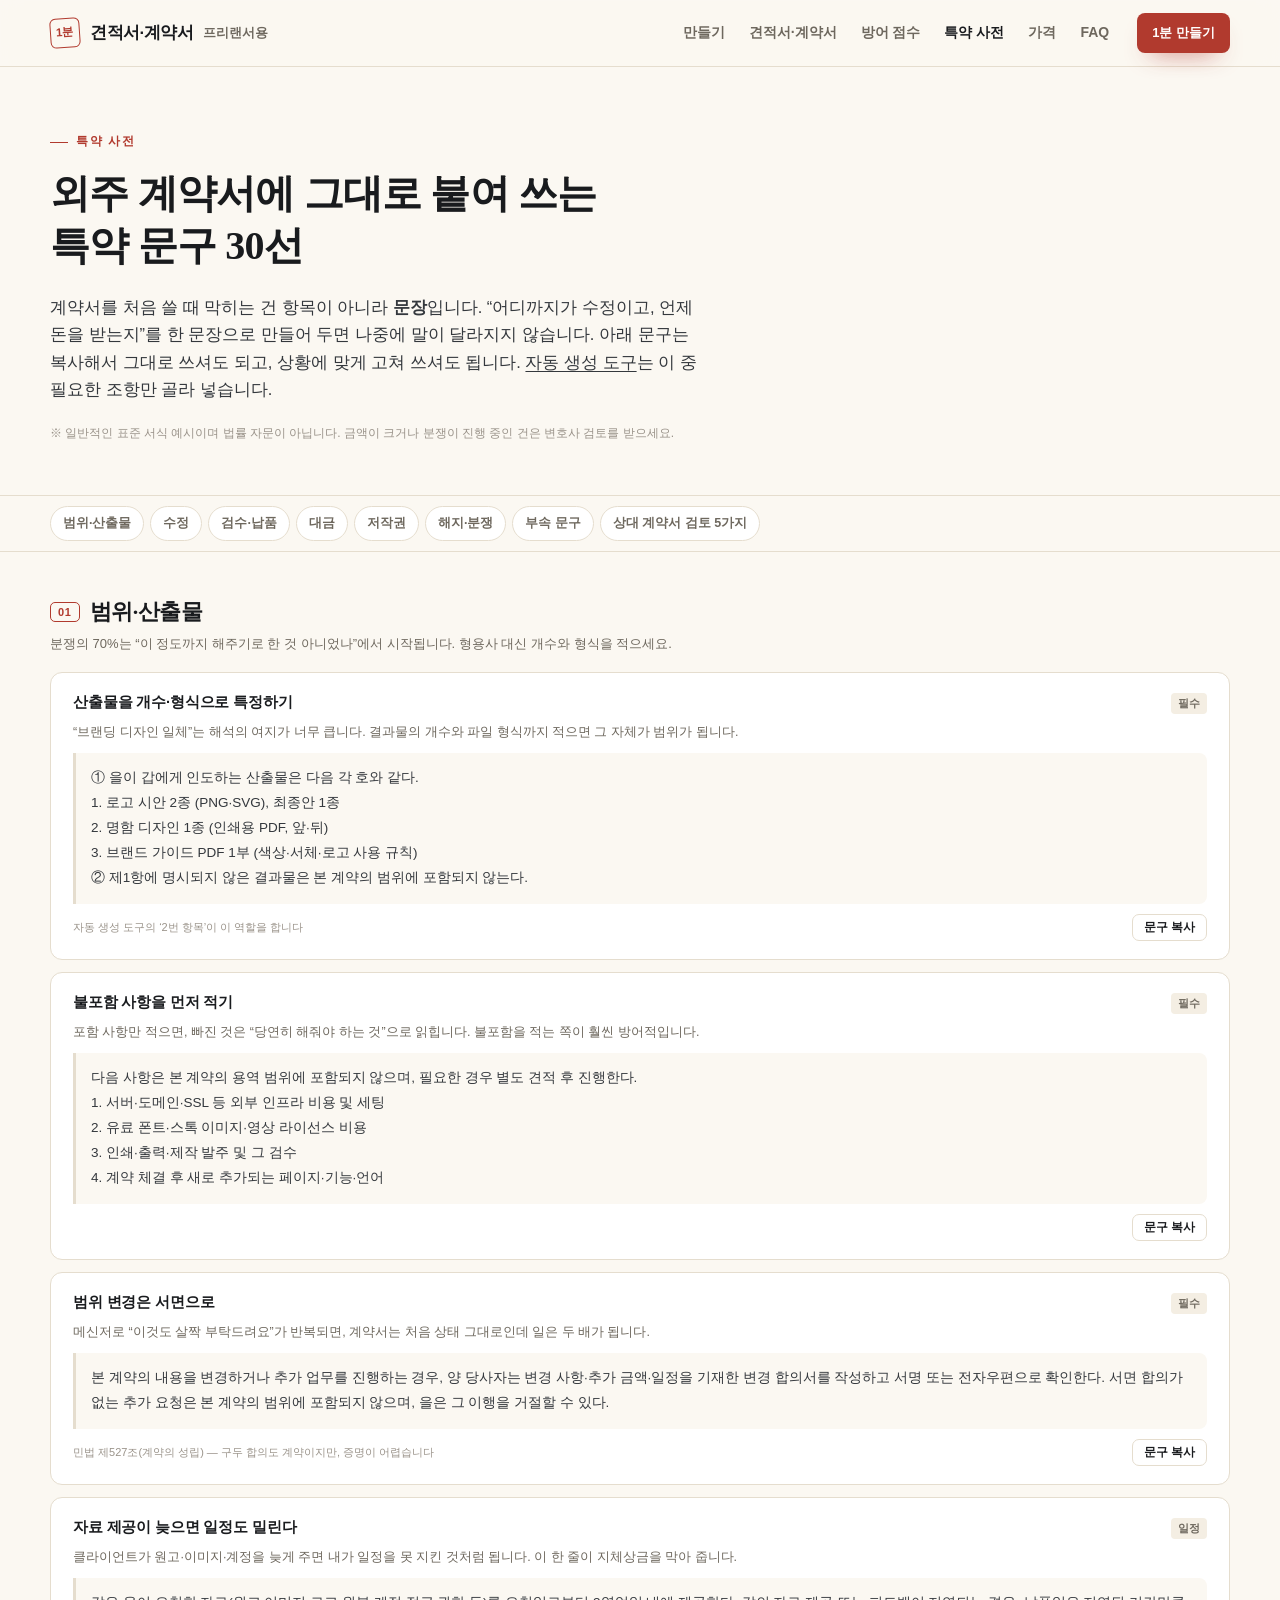
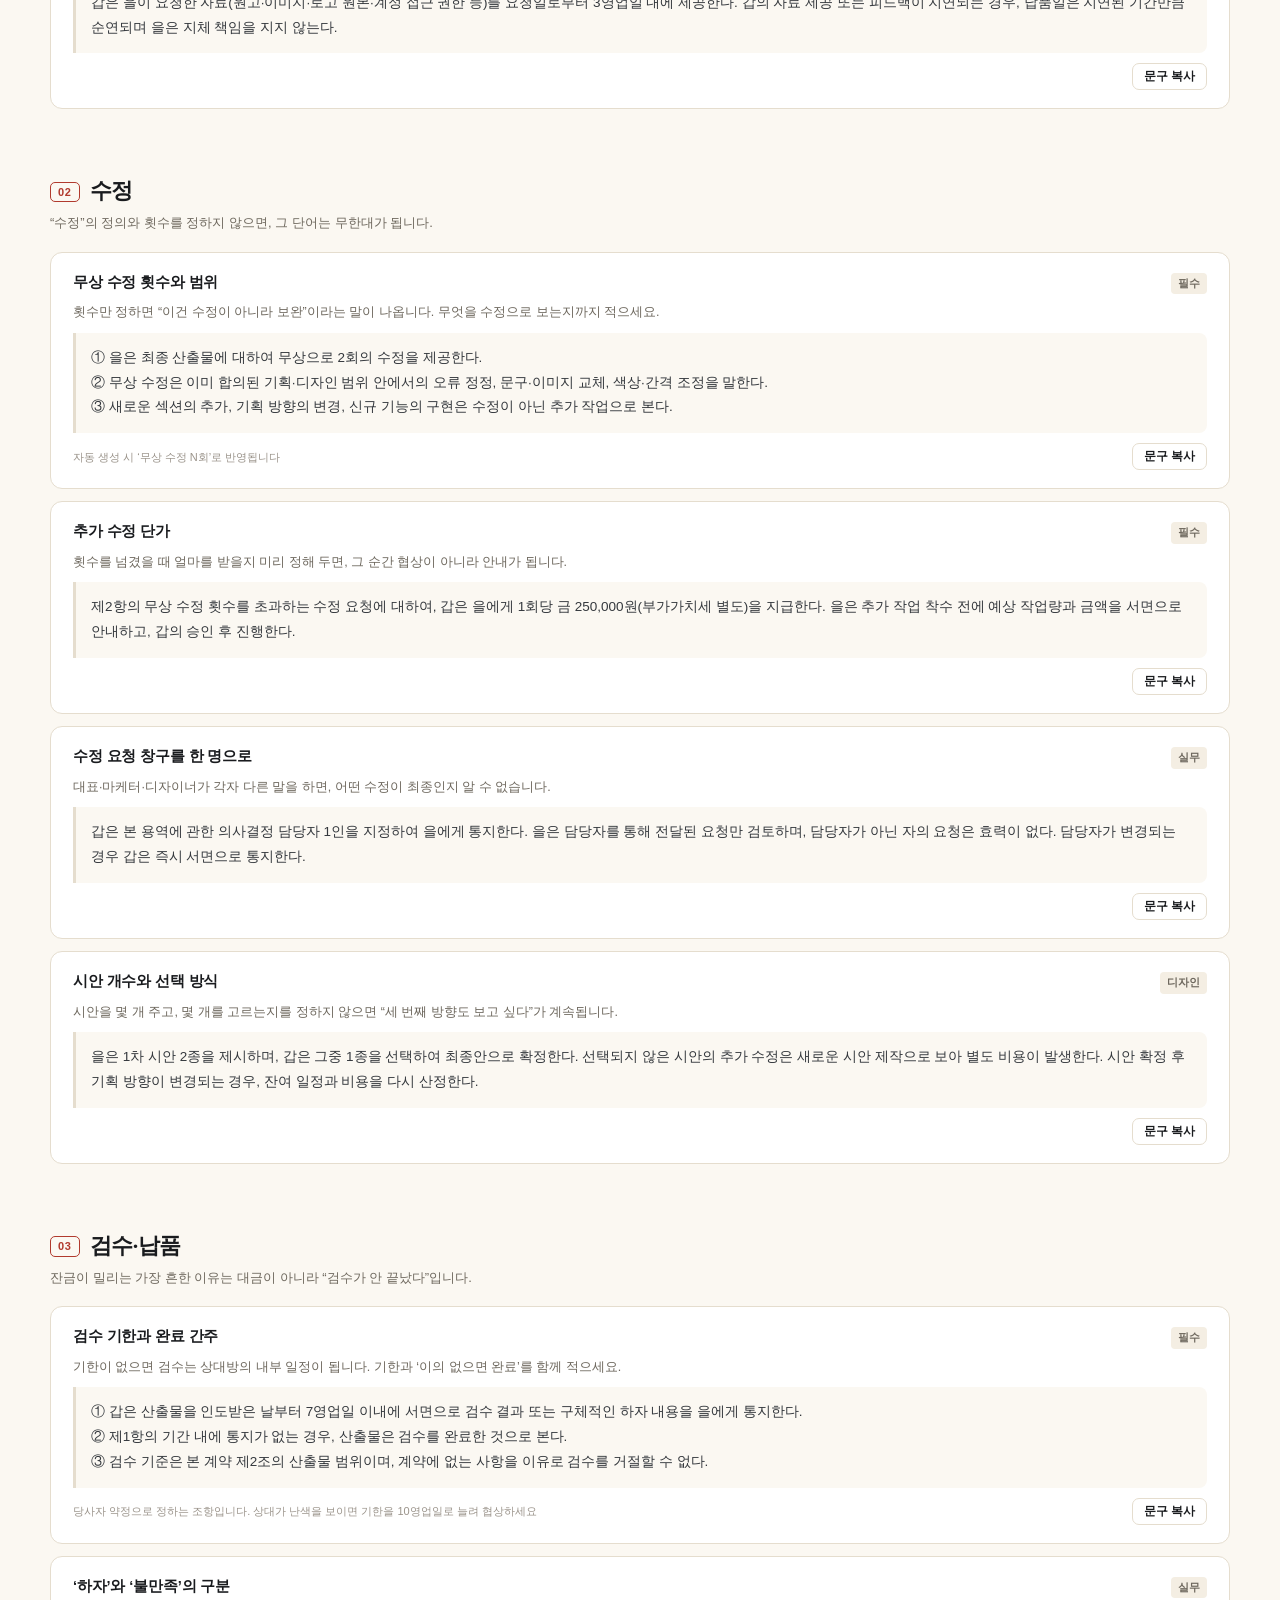
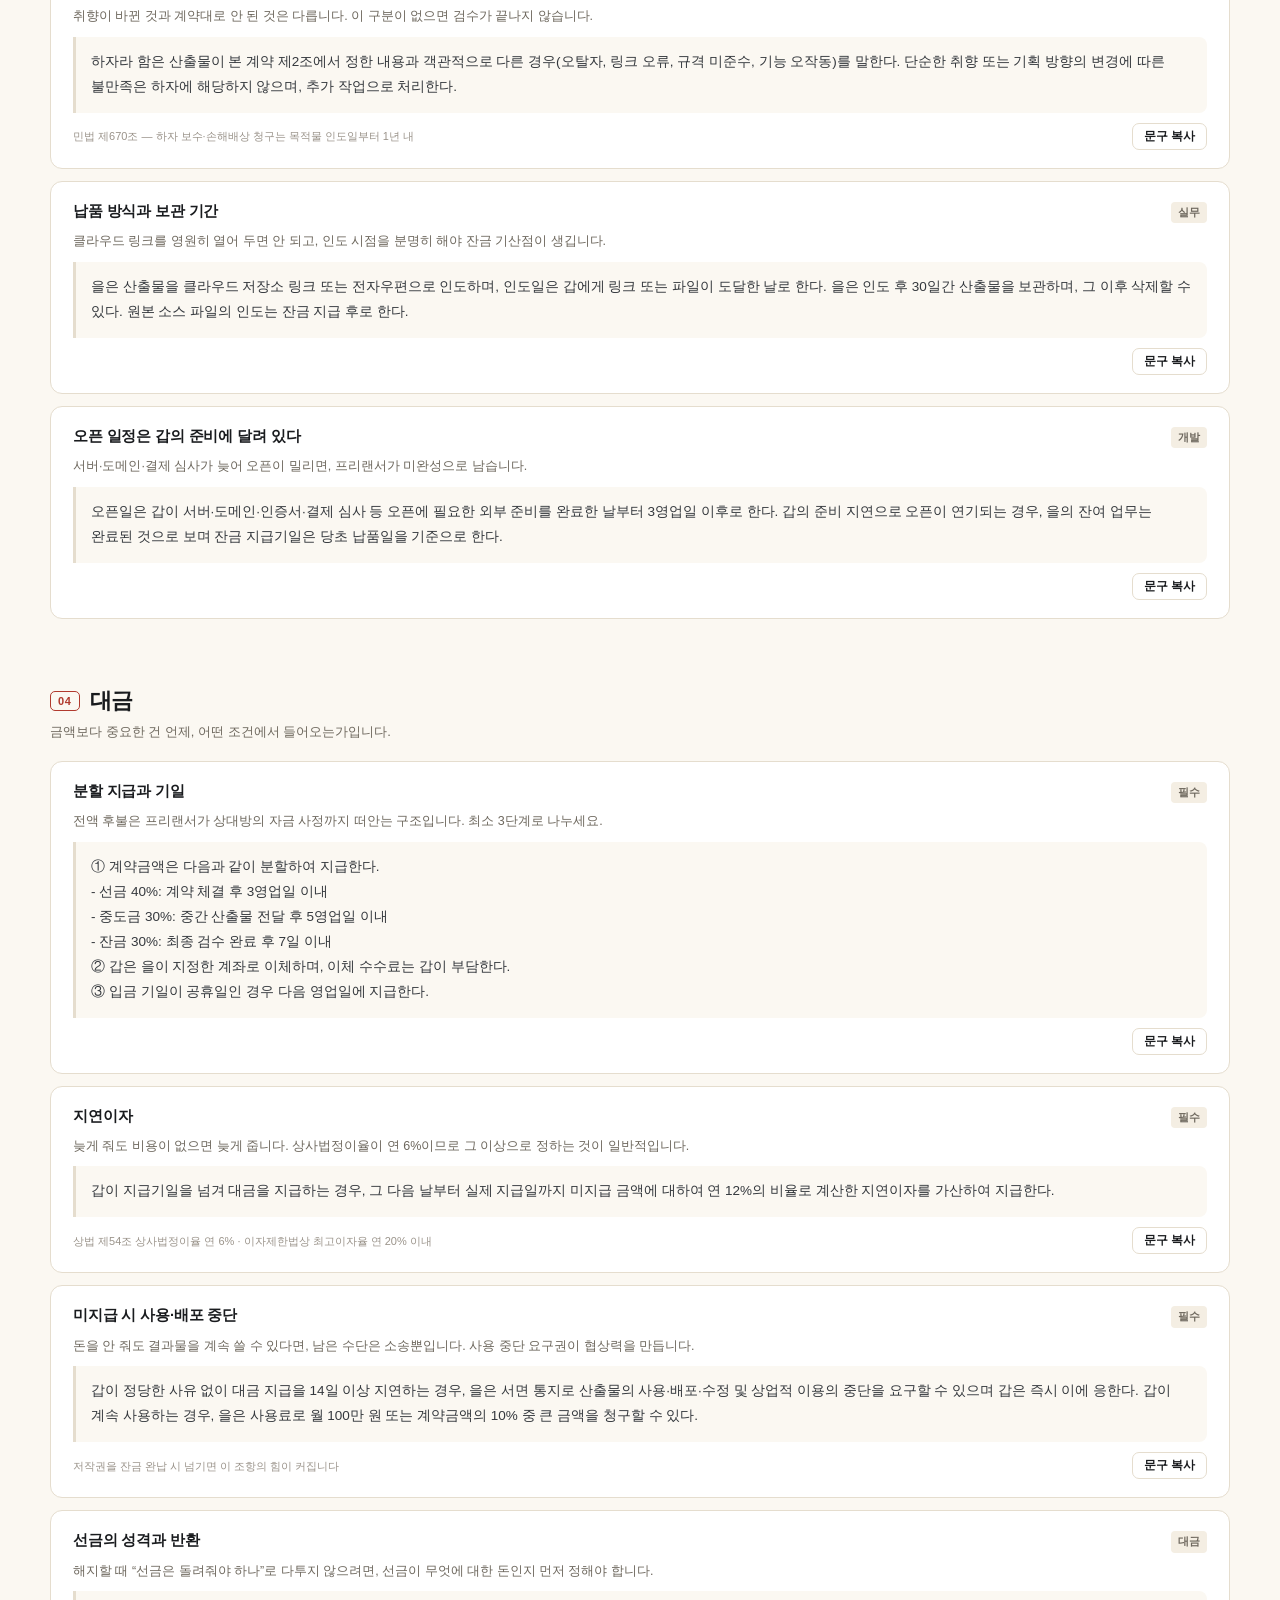
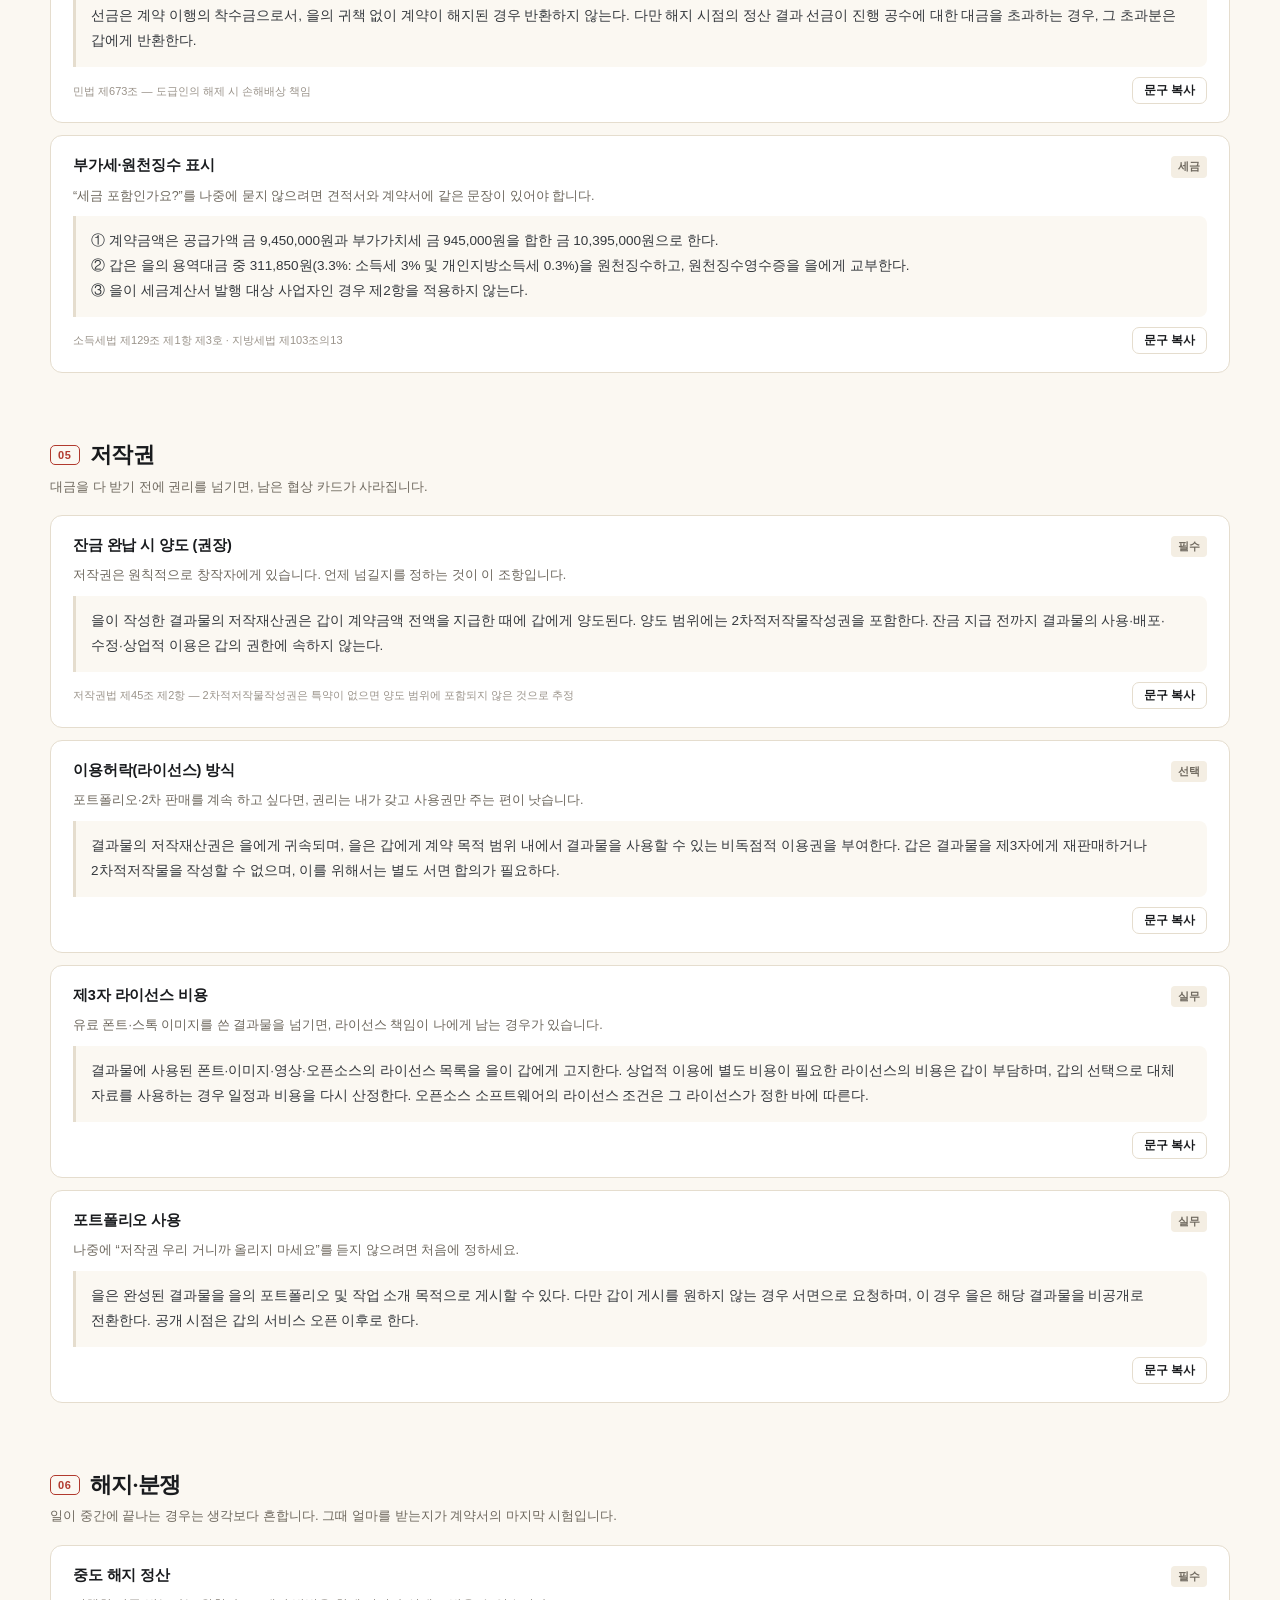
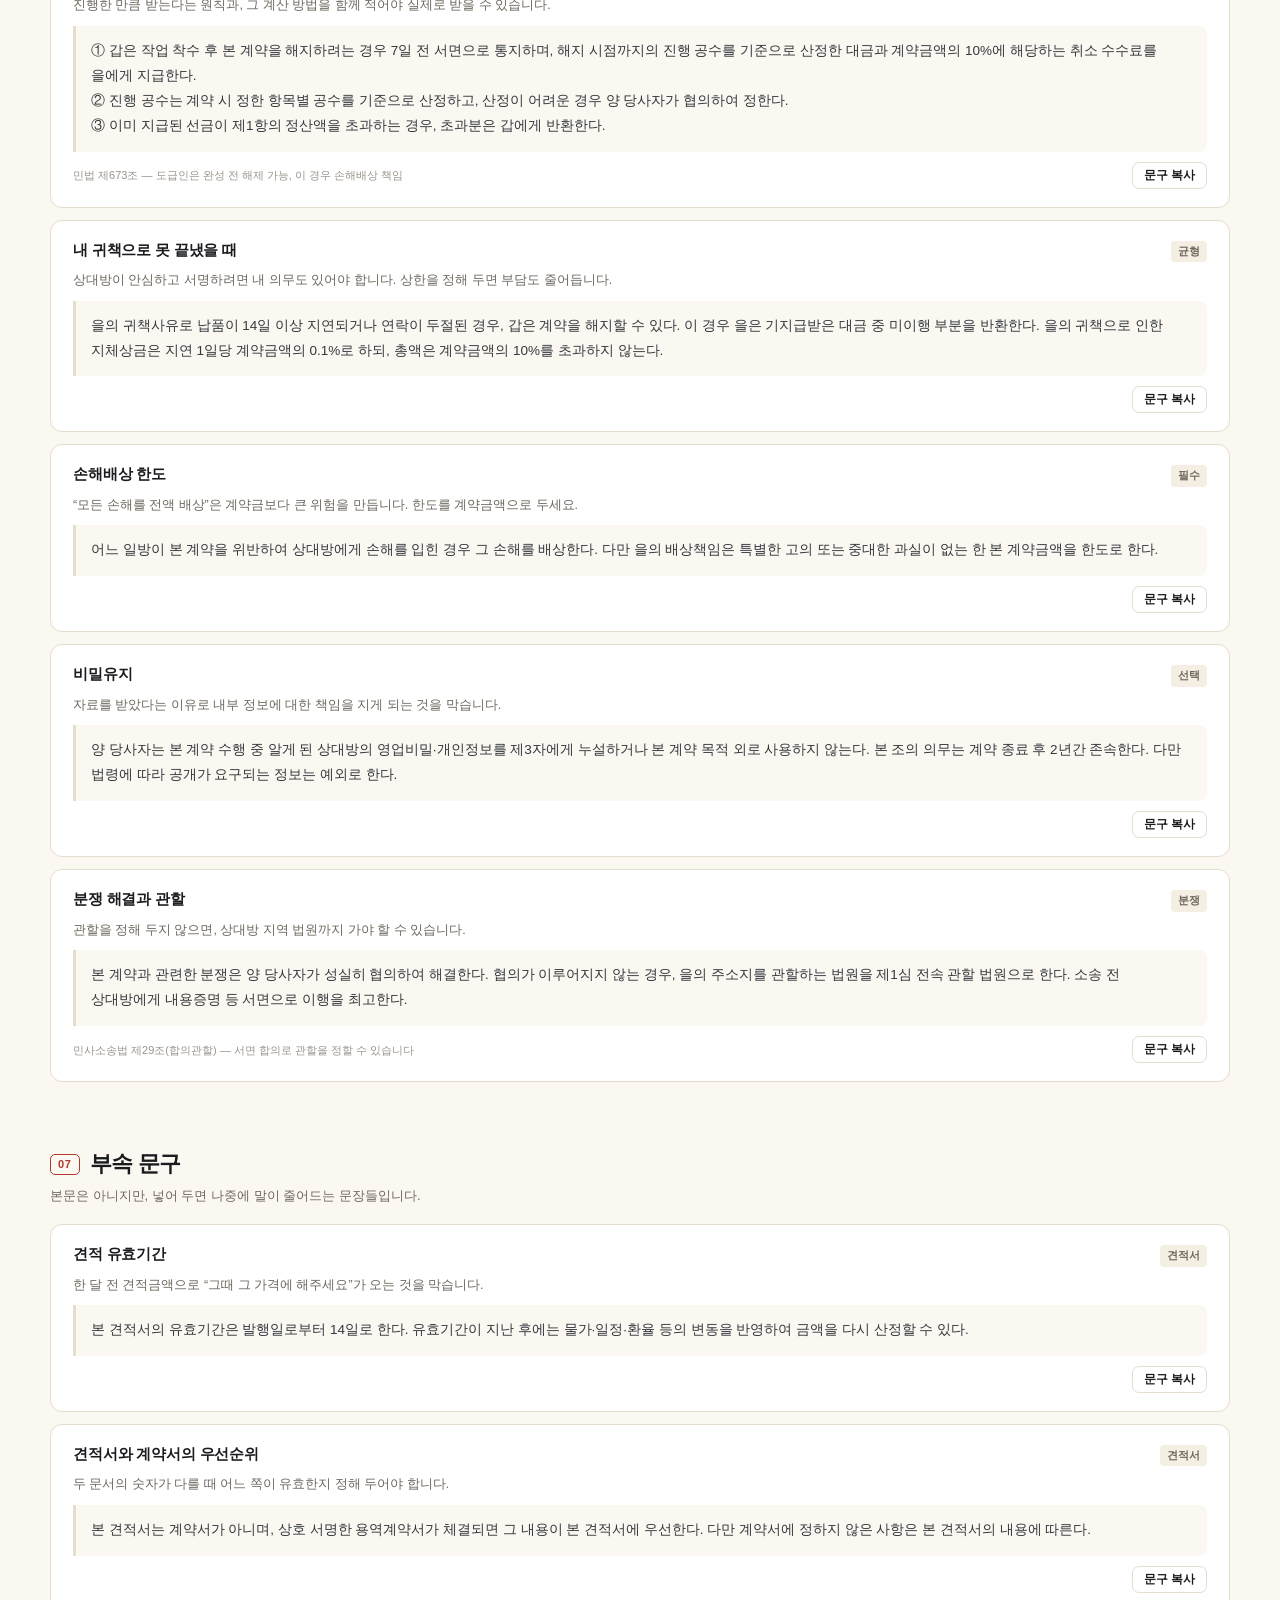
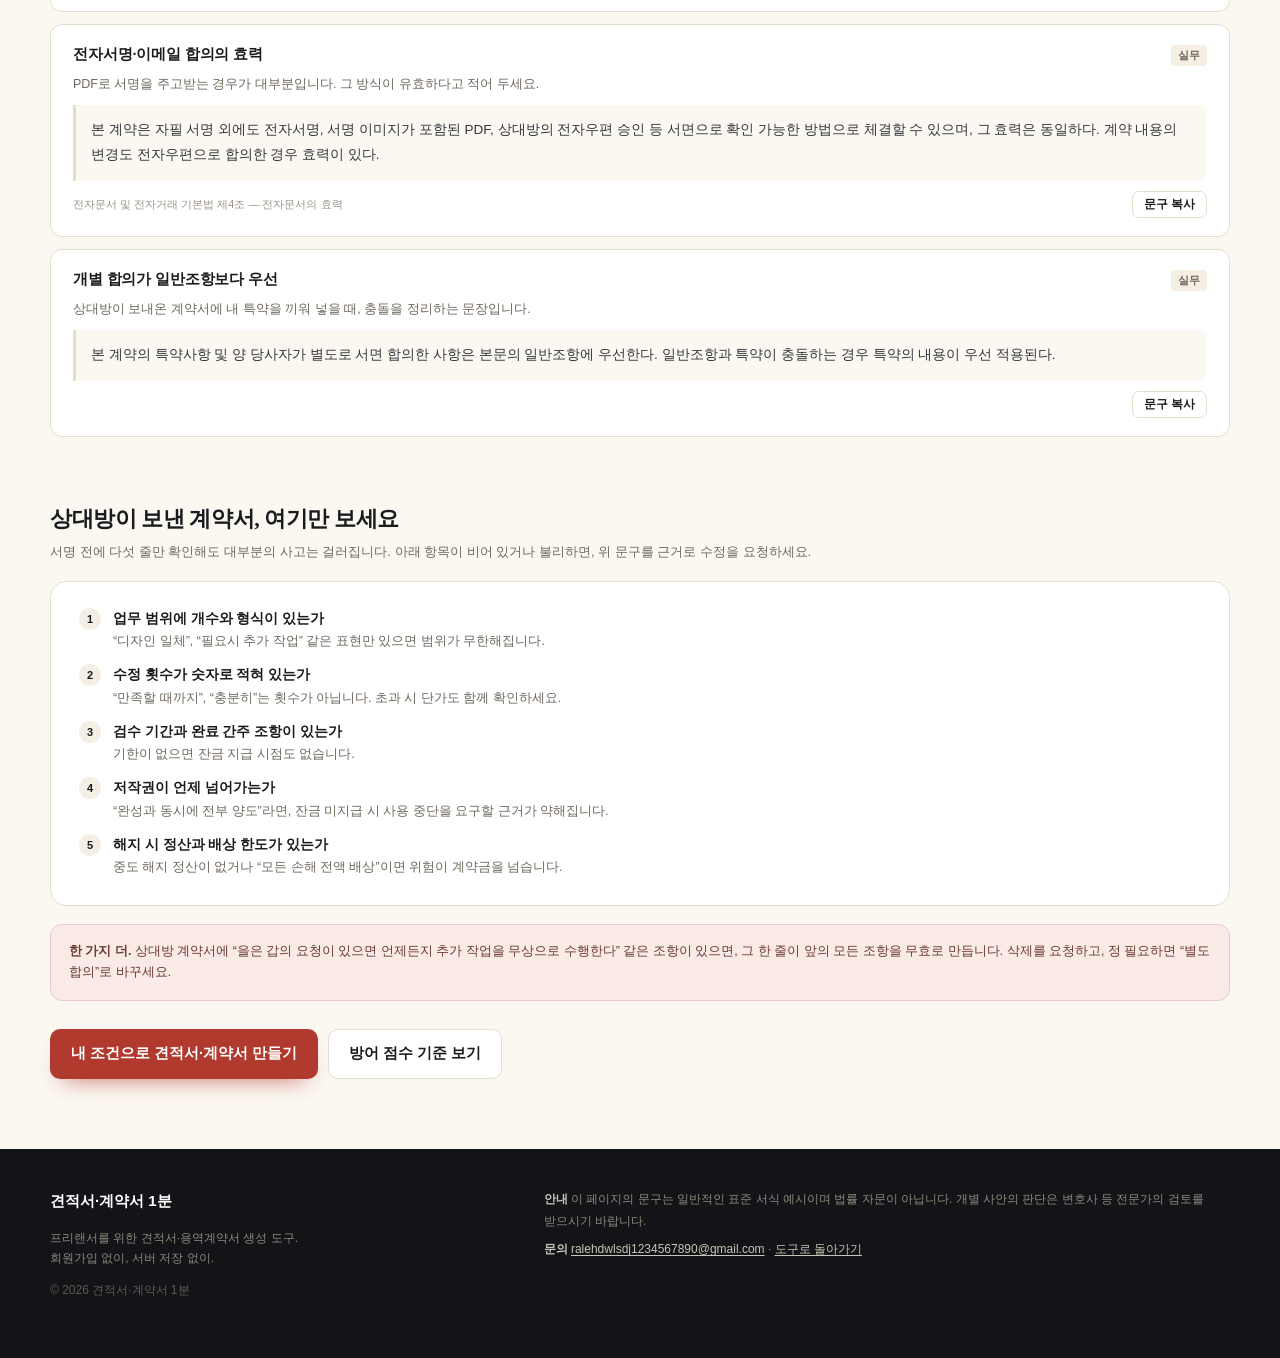
<file: clauses.html>
<!DOCTYPE html>
<html lang="ko">
<head>
<meta charset="utf-8">
<meta name="viewport" content="width=device-width, initial-scale=1">
<title>외주 계약 특약 문구 30선 — 프리랜서가 실제로 쓰는 조항 | 견적서·계약서 1분</title>
<meta name="description" content="무상 수정 횟수, 검수 기한, 잔금 미지급, 저작권 귀속까지. 프리랜서 외주 계약서에 그대로 붙여 쓸 수 있는 특약 문구 30개와, 상대방 계약서를 받았을 때 확인할 5가지.">
<meta property="og:title" content="외주 계약 특약 문구 30선">
<meta property="og:description" content="수정·검수·대금·저작권·해지 조항을 그대로 복사해 쓰세요. 언제 왜 필요한지도 함께.">
<meta property="og:type" content="article">
<link rel="canonical" href="https://kdjkdj1234567890-bit.github.io/quote-contract-119/clauses.html">
<link rel="icon" href="data:image/svg+xml,%3Csvg xmlns='http://www.w3.org/2000/svg' viewBox='0 0 100 100'%3E%3Crect width='100' height='100' rx='18' fill='%23FBF8F2'/%3E%3Crect x='16' y='14' width='68' height='72' rx='3' fill='none' stroke='%23191B1E' stroke-width='5'/%3E%3Cpath d='M30 36h40M30 50h40M30 64h24' stroke='%23B13A2E' stroke-width='5' stroke-linecap='round'/%3E%3C/svg%3E">
<link rel="stylesheet" href="assets/css/app.css?v=6">
<style>
  .page-hero { padding: 58px 0 40px; border-bottom: 1px solid var(--line); background: var(--paper); }
  .page-hero h1 { font-size: clamp(27px, 3.4vw, 40px); }
  .page-hero .lede { max-width: 680px; }
  .toc { position: sticky; top: 66px; z-index: 40; background: rgba(251,248,242,.95); backdrop-filter: blur(8px); border-bottom: 1px solid var(--line); padding: 10px 0; }
  .toc-inner { display: flex; gap: 6px; overflow-x: auto; scrollbar-width: none; }
  .toc-inner::-webkit-scrollbar { display: none; }
  .toc a { flex: 0 0 auto; font-size: 12.5px; font-weight: 700; color: var(--muted); border: 1px solid var(--line); background: #fff; border-radius: 999px; padding: 6px 12px; }
  .toc a:hover { color: var(--ink); border-color: var(--ink); }
  .clause-group { padding: 46px 0 10px; }
  .clause-group > h2 { font-size: 22px; display: flex; align-items: center; gap: 10px; }
  .clause-group > h2 .num { font-family: var(--sans); font-size: 11px; font-weight: 800; color: var(--seal); border: 1px solid var(--seal); border-radius: 5px; padding: 2px 7px; letter-spacing: .06em; }
  .clause-group > p { font-size: 13px; color: var(--muted); margin: -6px 0 18px; }
  .clause { background: #fff; border: 1px solid var(--line); border-radius: 12px; padding: 20px 22px 18px; margin-bottom: 12px; }
  .clause-head { display: flex; align-items: flex-start; gap: 10px; margin-bottom: 8px; }
  .clause-head h3 { font-family: var(--sans); font-size: 14.5px; font-weight: 800; margin: 0; flex: 1; letter-spacing: -.01em; }
  .clause-head .tag { font-size: 10.5px; font-weight: 700; color: var(--muted); background: var(--paper-2); border-radius: 4px; padding: 2px 7px; flex: 0 0 auto; }
  .clause-why { font-size: 12.5px; color: var(--muted); margin: 0 0 10px; }
  .clause-body { position: relative; background: var(--paper); border-left: 3px solid var(--line); border-radius: 0 8px 8px 0; padding: 13px 15px; font-size: 13.5px; line-height: 1.85; color: var(--ink-soft); white-space: pre-wrap; }
  .clause-body b { font-weight: 700; }
  .clause-foot { display: flex; align-items: center; justify-content: space-between; gap: 10px; margin-top: 10px; }
  .clause-law { font-size: 11px; color: var(--muted-2); }
  .copy-btn { border: 1px solid var(--line); background: #fff; border-radius: 7px; padding: 5px 11px; font-size: 11.5px; font-weight: 700; cursor: pointer; color: var(--ink); }
  .copy-btn:hover { border-color: var(--seal); color: var(--seal); }
  .checklist { background: #fff; border: 1px solid var(--line); border-radius: var(--radius); padding: 26px 28px; margin-bottom: 18px; }
  .checklist h3 { font-size: 17px; }
  .checklist ol { list-style: none; counter-reset: c; display: grid; gap: 12px; }
  .checklist li { counter-increment: c; position: relative; padding-left: 34px; font-size: 13.5px; }
  .checklist li::before { content: counter(c); position: absolute; left: 0; top: 0; width: 22px; height: 22px; border-radius: 50%; background: var(--paper-2); color: var(--ink); font-size: 11px; font-weight: 800; display: grid; place-items: center; }
  .checklist li b { display: block; font-size: 13.5px; }
  .checklist li span { color: var(--muted); font-size: 12.5px; }
  .notice { background: var(--seal-soft); border: 1px solid #EBCBC3; border-radius: 12px; padding: 16px 18px; font-size: 12.5px; color: #6B3A32; line-height: 1.75; }
  @media (max-width: 720px) {
    .clause { padding: 16px; }
    .page-hero { padding: 40px 0 28px; }
  }
</style>
</head>
<body>

<header class="site-header">
  <div class="wrap header-inner">
    <a class="brand" href="index.html">
      <span class="brand-stamp">1분</span>
      <span>견적서·계약서</span>
      <small>프리랜서용</small>
    </a>
    <nav class="nav">
      <a href="index.html#maker">만들기</a>
      <a href="index.html#output">견적서·계약서</a>
      <a href="index.html#score">방어 점수</a>
      <a href="clauses.html" class="on">특약 사전</a>
      <a href="index.html#pricing">가격</a>
      <a href="index.html#faq">FAQ</a>
    </nav>
    <a class="btn btn-primary btn-sm" href="index.html#maker">1분 만들기</a>
  </div>
</header>

<section class="page-hero">
  <div class="wrap">
    <p class="eyebrow">특약 사전</p>
    <h1>외주 계약서에 그대로 붙여 쓰는<br>특약 문구 30선</h1>
    <p class="lede">
      계약서를 처음 쓸 때 막히는 건 항목이 아니라 <b>문장</b>입니다. “어디까지가 수정이고, 언제 돈을 받는지”를
      한 문장으로 만들어 두면 나중에 말이 달라지지 않습니다. 아래 문구는 복사해서 그대로 쓰셔도 되고,
      상황에 맞게 고쳐 쓰셔도 됩니다. <a href="index.html#maker" style="text-decoration:underline;text-underline-offset:3px">자동 생성 도구</a>는 이 중 필요한 조항만 골라 넣습니다.
    </p>
    <p class="hero-note" style="max-width:680px">※ 일반적인 표준 서식 예시이며 법률 자문이 아닙니다. 금액이 크거나 분쟁이 진행 중인 건은 변호사 검토를 받으세요.</p>
  </div>
</section>

<div class="toc">
  <div class="wrap toc-inner">
    <a href="#c1">범위·산출물</a>
    <a href="#c2">수정</a>
    <a href="#c3">검수·납품</a>
    <a href="#c4">대금</a>
    <a href="#c5">저작권</a>
    <a href="#c6">해지·분쟁</a>
    <a href="#c7">부속 문구</a>
    <a href="#review">상대 계약서 검토 5가지</a>
  </div>
</div>

<main class="wrap">

  <!-- 1 -->
  <section class="clause-group" id="c1">
    <h2><span class="num">01</span> 범위·산출물</h2>
    <p>분쟁의 70%는 “이 정도까지 해주기로 한 것 아니었나”에서 시작됩니다. 형용사 대신 개수와 형식을 적으세요.</p>

    <article class="clause">
      <div class="clause-head"><h3>산출물을 개수·형식으로 특정하기</h3><span class="tag">필수</span></div>
      <p class="clause-why">“브랜딩 디자인 일체”는 해석의 여지가 너무 큽니다. 결과물의 개수와 파일 형식까지 적으면 그 자체가 범위가 됩니다.</p>
      <div class="clause-body">① 을이 갑에게 인도하는 산출물은 다음 각 호와 같다.
1. 로고 시안 2종 (PNG·SVG), 최종안 1종
2. 명함 디자인 1종 (인쇄용 PDF, 앞·뒤)
3. 브랜드 가이드 PDF 1부 (색상·서체·로고 사용 규칙)
② 제1항에 명시되지 않은 결과물은 본 계약의 범위에 포함되지 않는다.</div>
      <div class="clause-foot"><span class="clause-law">자동 생성 도구의 ‘2번 항목’이 이 역할을 합니다</span><button class="copy-btn" type="button">문구 복사</button></div>
    </article>

    <article class="clause">
      <div class="clause-head"><h3>불포함 사항을 먼저 적기</h3><span class="tag">필수</span></div>
      <p class="clause-why">포함 사항만 적으면, 빠진 것은 “당연히 해줘야 하는 것”으로 읽힙니다. 불포함을 적는 쪽이 훨씬 방어적입니다.</p>
      <div class="clause-body">다음 사항은 본 계약의 용역 범위에 포함되지 않으며, 필요한 경우 별도 견적 후 진행한다.
1. 서버·도메인·SSL 등 외부 인프라 비용 및 세팅
2. 유료 폰트·스톡 이미지·영상 라이선스 비용
3. 인쇄·출력·제작 발주 및 그 검수
4. 계약 체결 후 새로 추가되는 페이지·기능·언어</div>
      <div class="clause-foot"><span class="clause-law"> </span><button class="copy-btn" type="button">문구 복사</button></div>
    </article>

    <article class="clause">
      <div class="clause-head"><h3>범위 변경은 서면으로</h3><span class="tag">필수</span></div>
      <p class="clause-why">메신저로 “이것도 살짝 부탁드려요”가 반복되면, 계약서는 처음 상태 그대로인데 일은 두 배가 됩니다.</p>
      <div class="clause-body">본 계약의 내용을 변경하거나 추가 업무를 진행하는 경우, 양 당사자는 변경 사항·추가 금액·일정을 기재한 변경 합의서를 작성하고 서명 또는 전자우편으로 확인한다. 서면 합의가 없는 추가 요청은 본 계약의 범위에 포함되지 않으며, 을은 그 이행을 거절할 수 있다.</div>
      <div class="clause-foot"><span class="clause-law">민법 제527조(계약의 성립) — 구두 합의도 계약이지만, 증명이 어렵습니다</span><button class="copy-btn" type="button">문구 복사</button></div>
    </article>

    <article class="clause">
      <div class="clause-head"><h3>자료 제공이 늦으면 일정도 밀린다</h3><span class="tag">일정</span></div>
      <p class="clause-why">클라이언트가 원고·이미지·계정을 늦게 주면 내가 일정을 못 지킨 것처럼 됩니다. 이 한 줄이 지체상금을 막아 줍니다.</p>
      <div class="clause-body">갑은 을이 요청한 자료(원고·이미지·로고 원본·계정 접근 권한 등)를 요청일로부터 3영업일 내에 제공한다. 갑의 자료 제공 또는 피드백이 지연되는 경우, 납품일은 지연된 기간만큼 순연되며 을은 지체 책임을 지지 않는다.</div>
      <div class="clause-foot"><span class="clause-law"> </span><button class="copy-btn" type="button">문구 복사</button></div>
    </article>
  </section>

  <!-- 2 -->
  <section class="clause-group" id="c2">
    <h2><span class="num">02</span> 수정</h2>
    <p>“수정”의 정의와 횟수를 정하지 않으면, 그 단어는 무한대가 됩니다.</p>

    <article class="clause">
      <div class="clause-head"><h3>무상 수정 횟수와 범위</h3><span class="tag">필수</span></div>
      <p class="clause-why">횟수만 정하면 “이건 수정이 아니라 보완”이라는 말이 나옵니다. 무엇을 수정으로 보는지까지 적으세요.</p>
      <div class="clause-body">① 을은 최종 산출물에 대하여 무상으로 2회의 수정을 제공한다.
② 무상 수정은 이미 합의된 기획·디자인 범위 안에서의 오류 정정, 문구·이미지 교체, 색상·간격 조정을 말한다.
③ 새로운 섹션의 추가, 기획 방향의 변경, 신규 기능의 구현은 수정이 아닌 추가 작업으로 본다.</div>
      <div class="clause-foot"><span class="clause-law">자동 생성 시 ‘무상 수정 N회’로 반영됩니다</span><button class="copy-btn" type="button">문구 복사</button></div>
    </article>

    <article class="clause">
      <div class="clause-head"><h3>추가 수정 단가</h3><span class="tag">필수</span></div>
      <p class="clause-why">횟수를 넘겼을 때 얼마를 받을지 미리 정해 두면, 그 순간 협상이 아니라 안내가 됩니다.</p>
      <div class="clause-body">제2항의 무상 수정 횟수를 초과하는 수정 요청에 대하여, 갑은 을에게 1회당 금 250,000원(부가가치세 별도)을 지급한다. 을은 추가 작업 착수 전에 예상 작업량과 금액을 서면으로 안내하고, 갑의 승인 후 진행한다.</div>
      <div class="clause-foot"><span class="clause-law"> </span><button class="copy-btn" type="button">문구 복사</button></div>
    </article>

    <article class="clause">
      <div class="clause-head"><h3>수정 요청 창구를 한 명으로</h3><span class="tag">실무</span></div>
      <p class="clause-why">대표·마케터·디자이너가 각자 다른 말을 하면, 어떤 수정이 최종인지 알 수 없습니다.</p>
      <div class="clause-body">갑은 본 용역에 관한 의사결정 담당자 1인을 지정하여 을에게 통지한다. 을은 담당자를 통해 전달된 요청만 검토하며, 담당자가 아닌 자의 요청은 효력이 없다. 담당자가 변경되는 경우 갑은 즉시 서면으로 통지한다.</div>
      <div class="clause-foot"><span class="clause-law"> </span><button class="copy-btn" type="button">문구 복사</button></div>
    </article>

    <article class="clause">
      <div class="clause-head"><h3>시안 개수와 선택 방식</h3><span class="tag">디자인</span></div>
      <p class="clause-why">시안을 몇 개 주고, 몇 개를 고르는지를 정하지 않으면 “세 번째 방향도 보고 싶다”가 계속됩니다.</p>
      <div class="clause-body">을은 1차 시안 2종을 제시하며, 갑은 그중 1종을 선택하여 최종안으로 확정한다. 선택되지 않은 시안의 추가 수정은 새로운 시안 제작으로 보아 별도 비용이 발생한다. 시안 확정 후 기획 방향이 변경되는 경우, 잔여 일정과 비용을 다시 산정한다.</div>
      <div class="clause-foot"><span class="clause-law"> </span><button class="copy-btn" type="button">문구 복사</button></div>
    </article>
  </section>

  <!-- 3 -->
  <section class="clause-group" id="c3">
    <h2><span class="num">03</span> 검수·납품</h2>
    <p>잔금이 밀리는 가장 흔한 이유는 대금이 아니라 “검수가 안 끝났다”입니다.</p>

    <article class="clause">
      <div class="clause-head"><h3>검수 기한과 완료 간주</h3><span class="tag">필수</span></div>
      <p class="clause-why">기한이 없으면 검수는 상대방의 내부 일정이 됩니다. 기한과 ‘이의 없으면 완료’를 함께 적으세요.</p>
      <div class="clause-body">① 갑은 산출물을 인도받은 날부터 7영업일 이내에 서면으로 검수 결과 또는 구체적인 하자 내용을 을에게 통지한다.
② 제1항의 기간 내에 통지가 없는 경우, 산출물은 검수를 완료한 것으로 본다.
③ 검수 기준은 본 계약 제2조의 산출물 범위이며, 계약에 없는 사항을 이유로 검수를 거절할 수 없다.</div>
      <div class="clause-foot"><span class="clause-law">당사자 약정으로 정하는 조항입니다. 상대가 난색을 보이면 기한을 10영업일로 늘려 협상하세요</span><button class="copy-btn" type="button">문구 복사</button></div>
    </article>

    <article class="clause">
      <div class="clause-head"><h3>‘하자’와 ‘불만족’의 구분</h3><span class="tag">실무</span></div>
      <p class="clause-why">취향이 바뀐 것과 계약대로 안 된 것은 다릅니다. 이 구분이 없으면 검수가 끝나지 않습니다.</p>
      <div class="clause-body">하자라 함은 산출물이 본 계약 제2조에서 정한 내용과 객관적으로 다른 경우(오탈자, 링크 오류, 규격 미준수, 기능 오작동)를 말한다. 단순한 취향 또는 기획 방향의 변경에 따른 불만족은 하자에 해당하지 않으며, 추가 작업으로 처리한다.</div>
      <div class="clause-foot"><span class="clause-law">민법 제670조 — 하자 보수·손해배상 청구는 목적물 인도일부터 1년 내</span><button class="copy-btn" type="button">문구 복사</button></div>
    </article>

    <article class="clause">
      <div class="clause-head"><h3>납품 방식과 보관 기간</h3><span class="tag">실무</span></div>
      <p class="clause-why">클라우드 링크를 영원히 열어 두면 안 되고, 인도 시점을 분명히 해야 잔금 기산점이 생깁니다.</p>
      <div class="clause-body">을은 산출물을 클라우드 저장소 링크 또는 전자우편으로 인도하며, 인도일은 갑에게 링크 또는 파일이 도달한 날로 한다. 을은 인도 후 30일간 산출물을 보관하며, 그 이후 삭제할 수 있다. 원본 소스 파일의 인도는 잔금 지급 후로 한다.</div>
      <div class="clause-foot"><span class="clause-law"> </span><button class="copy-btn" type="button">문구 복사</button></div>
    </article>

    <article class="clause">
      <div class="clause-head"><h3>오픈 일정은 갑의 준비에 달려 있다</h3><span class="tag">개발</span></div>
      <p class="clause-why">서버·도메인·결제 심사가 늦어 오픈이 밀리면, 프리랜서가 미완성으로 남습니다.</p>
      <div class="clause-body">오픈일은 갑이 서버·도메인·인증서·결제 심사 등 오픈에 필요한 외부 준비를 완료한 날부터 3영업일 이후로 한다. 갑의 준비 지연으로 오픈이 연기되는 경우, 을의 잔여 업무는 완료된 것으로 보며 잔금 지급기일은 당초 납품일을 기준으로 한다.</div>
      <div class="clause-foot"><span class="clause-law"> </span><button class="copy-btn" type="button">문구 복사</button></div>
    </article>
  </section>

  <!-- 4 -->
  <section class="clause-group" id="c4">
    <h2><span class="num">04</span> 대금</h2>
    <p>금액보다 중요한 건 언제, 어떤 조건에서 들어오는가입니다.</p>

    <article class="clause">
      <div class="clause-head"><h3>분할 지급과 기일</h3><span class="tag">필수</span></div>
      <p class="clause-why">전액 후불은 프리랜서가 상대방의 자금 사정까지 떠안는 구조입니다. 최소 3단계로 나누세요.</p>
      <div class="clause-body">① 계약금액은 다음과 같이 분할하여 지급한다.
- 선금 40%: 계약 체결 후 3영업일 이내
- 중도금 30%: 중간 산출물 전달 후 5영업일 이내
- 잔금 30%: 최종 검수 완료 후 7일 이내
② 갑은 을이 지정한 계좌로 이체하며, 이체 수수료는 갑이 부담한다.
③ 입금 기일이 공휴일인 경우 다음 영업일에 지급한다.</div>
      <div class="clause-foot"><span class="clause-law"> </span><button class="copy-btn" type="button">문구 복사</button></div>
    </article>

    <article class="clause">
      <div class="clause-head"><h3>지연이자</h3><span class="tag">필수</span></div>
      <p class="clause-why">늦게 줘도 비용이 없으면 늦게 줍니다. 상사법정이율이 연 6%이므로 그 이상으로 정하는 것이 일반적입니다.</p>
      <div class="clause-body">갑이 지급기일을 넘겨 대금을 지급하는 경우, 그 다음 날부터 실제 지급일까지 미지급 금액에 대하여 연 12%의 비율로 계산한 지연이자를 가산하여 지급한다.</div>
      <div class="clause-foot"><span class="clause-law">상법 제54조 상사법정이율 연 6% · 이자제한법상 최고이자율 연 20% 이내</span><button class="copy-btn" type="button">문구 복사</button></div>
    </article>

    <article class="clause">
      <div class="clause-head"><h3>미지급 시 사용·배포 중단</h3><span class="tag">필수</span></div>
      <p class="clause-why">돈을 안 줘도 결과물을 계속 쓸 수 있다면, 남은 수단은 소송뿐입니다. 사용 중단 요구권이 협상력을 만듭니다.</p>
      <div class="clause-body">갑이 정당한 사유 없이 대금 지급을 14일 이상 지연하는 경우, 을은 서면 통지로 산출물의 사용·배포·수정 및 상업적 이용의 중단을 요구할 수 있으며 갑은 즉시 이에 응한다. 갑이 계속 사용하는 경우, 을은 사용료로 월 100만 원 또는 계약금액의 10% 중 큰 금액을 청구할 수 있다.</div>
      <div class="clause-foot"><span class="clause-law">저작권을 잔금 완납 시 넘기면 이 조항의 힘이 커집니다</span><button class="copy-btn" type="button">문구 복사</button></div>
    </article>

    <article class="clause">
      <div class="clause-head"><h3>선금의 성격과 반환</h3><span class="tag">대금</span></div>
      <p class="clause-why">해지할 때 “선금은 돌려줘야 하나”로 다투지 않으려면, 선금이 무엇에 대한 돈인지 먼저 정해야 합니다.</p>
      <div class="clause-body">선금은 계약 이행의 착수금으로서, 을의 귀책 없이 계약이 해지된 경우 반환하지 않는다. 다만 해지 시점의 정산 결과 선금이 진행 공수에 대한 대금을 초과하는 경우, 그 초과분은 갑에게 반환한다.</div>
      <div class="clause-foot"><span class="clause-law">민법 제673조 — 도급인의 해제 시 손해배상 책임</span><button class="copy-btn" type="button">문구 복사</button></div>
    </article>

    <article class="clause">
      <div class="clause-head"><h3>부가세·원천징수 표시</h3><span class="tag">세금</span></div>
      <p class="clause-why">“세금 포함인가요?”를 나중에 묻지 않으려면 견적서와 계약서에 같은 문장이 있어야 합니다.</p>
      <div class="clause-body">① 계약금액은 공급가액 금 9,450,000원과 부가가치세 금 945,000원을 합한 금 10,395,000원으로 한다.
② 갑은 을의 용역대금 중 311,850원(3.3%: 소득세 3% 및 개인지방소득세 0.3%)을 원천징수하고, 원천징수영수증을 을에게 교부한다.
③ 을이 세금계산서 발행 대상 사업자인 경우 제2항을 적용하지 않는다.</div>
      <div class="clause-foot"><span class="clause-law">소득세법 제129조 제1항 제3호 · 지방세법 제103조의13</span><button class="copy-btn" type="button">문구 복사</button></div>
    </article>
  </section>

  <!-- 5 -->
  <section class="clause-group" id="c5">
    <h2><span class="num">05</span> 저작권</h2>
    <p>대금을 다 받기 전에 권리를 넘기면, 남은 협상 카드가 사라집니다.</p>

    <article class="clause">
      <div class="clause-head"><h3>잔금 완납 시 양도 (권장)</h3><span class="tag">필수</span></div>
      <p class="clause-why">저작권은 원칙적으로 창작자에게 있습니다. 언제 넘길지를 정하는 것이 이 조항입니다.</p>
      <div class="clause-body">을이 작성한 결과물의 저작재산권은 갑이 계약금액 전액을 지급한 때에 갑에게 양도된다. 양도 범위에는 2차적저작물작성권을 포함한다. 잔금 지급 전까지 결과물의 사용·배포·수정·상업적 이용은 갑의 권한에 속하지 않는다.</div>
      <div class="clause-foot"><span class="clause-law">저작권법 제45조 제2항 — 2차적저작물작성권은 특약이 없으면 양도 범위에 포함되지 않은 것으로 추정</span><button class="copy-btn" type="button">문구 복사</button></div>
    </article>

    <article class="clause">
      <div class="clause-head"><h3>이용허락(라이선스) 방식</h3><span class="tag">선택</span></div>
      <p class="clause-why">포트폴리오·2차 판매를 계속 하고 싶다면, 권리는 내가 갖고 사용권만 주는 편이 낫습니다.</p>
      <div class="clause-body">결과물의 저작재산권은 을에게 귀속되며, 을은 갑에게 계약 목적 범위 내에서 결과물을 사용할 수 있는 비독점적 이용권을 부여한다. 갑은 결과물을 제3자에게 재판매하거나 2차적저작물을 작성할 수 없으며, 이를 위해서는 별도 서면 합의가 필요하다.</div>
      <div class="clause-foot"><span class="clause-law"> </span><button class="copy-btn" type="button">문구 복사</button></div>
    </article>

    <article class="clause">
      <div class="clause-head"><h3>제3자 라이선스 비용</h3><span class="tag">실무</span></div>
      <p class="clause-why">유료 폰트·스톡 이미지를 쓴 결과물을 넘기면, 라이선스 책임이 나에게 남는 경우가 있습니다.</p>
      <div class="clause-body">결과물에 사용된 폰트·이미지·영상·오픈소스의 라이선스 목록을 을이 갑에게 고지한다. 상업적 이용에 별도 비용이 필요한 라이선스의 비용은 갑이 부담하며, 갑의 선택으로 대체 자료를 사용하는 경우 일정과 비용을 다시 산정한다. 오픈소스 소프트웨어의 라이선스 조건은 그 라이선스가 정한 바에 따른다.</div>
      <div class="clause-foot"><span class="clause-law"> </span><button class="copy-btn" type="button">문구 복사</button></div>
    </article>

    <article class="clause">
      <div class="clause-head"><h3>포트폴리오 사용</h3><span class="tag">실무</span></div>
      <p class="clause-why">나중에 “저작권 우리 거니까 올리지 마세요”를 듣지 않으려면 처음에 정하세요.</p>
      <div class="clause-body">을은 완성된 결과물을 을의 포트폴리오 및 작업 소개 목적으로 게시할 수 있다. 다만 갑이 게시를 원하지 않는 경우 서면으로 요청하며, 이 경우 을은 해당 결과물을 비공개로 전환한다. 공개 시점은 갑의 서비스 오픈 이후로 한다.</div>
      <div class="clause-foot"><span class="clause-law"> </span><button class="copy-btn" type="button">문구 복사</button></div>
    </article>
  </section>

  <!-- 6 -->
  <section class="clause-group" id="c6">
    <h2><span class="num">06</span> 해지·분쟁</h2>
    <p>일이 중간에 끝나는 경우는 생각보다 흔합니다. 그때 얼마를 받는지가 계약서의 마지막 시험입니다.</p>

    <article class="clause">
      <div class="clause-head"><h3>중도 해지 정산</h3><span class="tag">필수</span></div>
      <p class="clause-why">진행한 만큼 받는다는 원칙과, 그 계산 방법을 함께 적어야 실제로 받을 수 있습니다.</p>
      <div class="clause-body">① 갑은 작업 착수 후 본 계약을 해지하려는 경우 7일 전 서면으로 통지하며, 해지 시점까지의 진행 공수를 기준으로 산정한 대금과 계약금액의 10%에 해당하는 취소 수수료를 을에게 지급한다.
② 진행 공수는 계약 시 정한 항목별 공수를 기준으로 산정하고, 산정이 어려운 경우 양 당사자가 협의하여 정한다.
③ 이미 지급된 선금이 제1항의 정산액을 초과하는 경우, 초과분은 갑에게 반환한다.</div>
      <div class="clause-foot"><span class="clause-law">민법 제673조 — 도급인은 완성 전 해제 가능, 이 경우 손해배상 책임</span><button class="copy-btn" type="button">문구 복사</button></div>
    </article>

    <article class="clause">
      <div class="clause-head"><h3>내 귀책으로 못 끝냈을 때</h3><span class="tag">균형</span></div>
      <p class="clause-why">상대방이 안심하고 서명하려면 내 의무도 있어야 합니다. 상한을 정해 두면 부담도 줄어듭니다.</p>
      <div class="clause-body">을의 귀책사유로 납품이 14일 이상 지연되거나 연락이 두절된 경우, 갑은 계약을 해지할 수 있다. 이 경우 을은 기지급받은 대금 중 미이행 부분을 반환한다. 을의 귀책으로 인한 지체상금은 지연 1일당 계약금액의 0.1%로 하되, 총액은 계약금액의 10%를 초과하지 않는다.</div>
      <div class="clause-foot"><span class="clause-law"> </span><button class="copy-btn" type="button">문구 복사</button></div>
    </article>

    <article class="clause">
      <div class="clause-head"><h3>손해배상 한도</h3><span class="tag">필수</span></div>
      <p class="clause-why">“모든 손해를 전액 배상”은 계약금보다 큰 위험을 만듭니다. 한도를 계약금액으로 두세요.</p>
      <div class="clause-body">어느 일방이 본 계약을 위반하여 상대방에게 손해를 입힌 경우 그 손해를 배상한다. 다만 을의 배상책임은 특별한 고의 또는 중대한 과실이 없는 한 본 계약금액을 한도로 한다.</div>
      <div class="clause-foot"><span class="clause-law"> </span><button class="copy-btn" type="button">문구 복사</button></div>
    </article>

    <article class="clause">
      <div class="clause-head"><h3>비밀유지</h3><span class="tag">선택</span></div>
      <p class="clause-why">자료를 받았다는 이유로 내부 정보에 대한 책임을 지게 되는 것을 막습니다.</p>
      <div class="clause-body">양 당사자는 본 계약 수행 중 알게 된 상대방의 영업비밀·개인정보를 제3자에게 누설하거나 본 계약 목적 외로 사용하지 않는다. 본 조의 의무는 계약 종료 후 2년간 존속한다. 다만 법령에 따라 공개가 요구되는 정보는 예외로 한다.</div>
      <div class="clause-foot"><span class="clause-law"> </span><button class="copy-btn" type="button">문구 복사</button></div>
    </article>

    <article class="clause">
      <div class="clause-head"><h3>분쟁 해결과 관할</h3><span class="tag">분쟁</span></div>
      <p class="clause-why">관할을 정해 두지 않으면, 상대방 지역 법원까지 가야 할 수 있습니다.</p>
      <div class="clause-body">본 계약과 관련한 분쟁은 양 당사자가 성실히 협의하여 해결한다. 협의가 이루어지지 않는 경우, 을의 주소지를 관할하는 법원을 제1심 전속 관할 법원으로 한다. 소송 전 상대방에게 내용증명 등 서면으로 이행을 최고한다.</div>
      <div class="clause-foot"><span class="clause-law">민사소송법 제29조(합의관할) — 서면 합의로 관할을 정할 수 있습니다</span><button class="copy-btn" type="button">문구 복사</button></div>
    </article>
  </section>

  <!-- 7 -->
  <section class="clause-group" id="c7">
    <h2><span class="num">07</span> 부속 문구</h2>
    <p>본문은 아니지만, 넣어 두면 나중에 말이 줄어드는 문장들입니다.</p>

    <article class="clause">
      <div class="clause-head"><h3>견적 유효기간</h3><span class="tag">견적서</span></div>
      <p class="clause-why">한 달 전 견적금액으로 “그때 그 가격에 해주세요”가 오는 것을 막습니다.</p>
      <div class="clause-body">본 견적서의 유효기간은 발행일로부터 14일로 한다. 유효기간이 지난 후에는 물가·일정·환율 등의 변동을 반영하여 금액을 다시 산정할 수 있다.</div>
      <div class="clause-foot"><span class="clause-law"> </span><button class="copy-btn" type="button">문구 복사</button></div>
    </article>

    <article class="clause">
      <div class="clause-head"><h3>견적서와 계약서의 우선순위</h3><span class="tag">견적서</span></div>
      <p class="clause-why">두 문서의 숫자가 다를 때 어느 쪽이 유효한지 정해 두어야 합니다.</p>
      <div class="clause-body">본 견적서는 계약서가 아니며, 상호 서명한 용역계약서가 체결되면 그 내용이 본 견적서에 우선한다. 다만 계약서에 정하지 않은 사항은 본 견적서의 내용에 따른다.</div>
      <div class="clause-foot"><span class="clause-law"> </span><button class="copy-btn" type="button">문구 복사</button></div>
    </article>

    <article class="clause">
      <div class="clause-head"><h3>전자서명·이메일 합의의 효력</h3><span class="tag">실무</span></div>
      <p class="clause-why">PDF로 서명을 주고받는 경우가 대부분입니다. 그 방식이 유효하다고 적어 두세요.</p>
      <div class="clause-body">본 계약은 자필 서명 외에도 전자서명, 서명 이미지가 포함된 PDF, 상대방의 전자우편 승인 등 서면으로 확인 가능한 방법으로 체결할 수 있으며, 그 효력은 동일하다. 계약 내용의 변경도 전자우편으로 합의한 경우 효력이 있다.</div>
      <div class="clause-foot"><span class="clause-law">전자문서 및 전자거래 기본법 제4조 — 전자문서의 효력</span><button class="copy-btn" type="button">문구 복사</button></div>
    </article>

    <article class="clause">
      <div class="clause-head"><h3>개별 합의가 일반조항보다 우선</h3><span class="tag">실무</span></div>
      <p class="clause-why">상대방이 보내온 계약서에 내 특약을 끼워 넣을 때, 충돌을 정리하는 문장입니다.</p>
      <div class="clause-body">본 계약의 특약사항 및 양 당사자가 별도로 서면 합의한 사항은 본문의 일반조항에 우선한다. 일반조항과 특약이 충돌하는 경우 특약의 내용이 우선 적용된다.</div>
      <div class="clause-foot"><span class="clause-law"> </span><button class="copy-btn" type="button">문구 복사</button></div>
    </article>
  </section>

  <!-- 검토 -->
  <section class="clause-group" id="review">
    <h2 style="margin-bottom:14px">상대방이 보낸 계약서, 여기만 보세요</h2>
    <p>서명 전에 다섯 줄만 확인해도 대부분의 사고는 걸러집니다. 아래 항목이 비어 있거나 불리하면, 위 문구를 근거로 수정을 요청하세요.</p>
    <div class="checklist">
      <ol>
        <li><b>업무 범위에 개수와 형식이 있는가</b><span>“디자인 일체”, “필요시 추가 작업” 같은 표현만 있으면 범위가 무한해집니다.</span></li>
        <li><b>수정 횟수가 숫자로 적혀 있는가</b><span>“만족할 때까지”, “충분히”는 횟수가 아닙니다. 초과 시 단가도 함께 확인하세요.</span></li>
        <li><b>검수 기간과 완료 간주 조항이 있는가</b><span>기한이 없으면 잔금 지급 시점도 없습니다.</span></li>
        <li><b>저작권이 언제 넘어가는가</b><span>“완성과 동시에 전부 양도”라면, 잔금 미지급 시 사용 중단을 요구할 근거가 약해집니다.</span></li>
        <li><b>해지 시 정산과 배상 한도가 있는가</b><span>중도 해지 정산이 없거나 “모든 손해 전액 배상”이면 위험이 계약금을 넘습니다.</span></li>
      </ol>
    </div>
    <div class="notice">
      <b>한 가지 더.</b> 상대방 계약서에 “을은 갑의 요청이 있으면 언제든지 추가 작업을 무상으로 수행한다” 같은 조항이 있으면, 그 한 줄이 앞의 모든 조항을 무효로 만듭니다. 삭제를 요청하고, 정 필요하면 “별도 합의”로 바꾸세요.
    </div>
    <div style="display:flex;gap:10px;flex-wrap:wrap;margin:28px 0 60px">
      <a class="btn btn-primary" href="index.html#maker">내 조건으로 견적서·계약서 만들기</a>
      <a class="btn btn-outline" href="index.html#score">방어 점수 기준 보기</a>
    </div>
  </section>
</main>

<footer class="site-footer">
  <div class="wrap footer-grid">
    <div>
      <p class="footer-brand">견적서·계약서 1분</p>
      <p style="margin-top:8px">프리랜서를 위한 견적서·용역계약서 생성 도구.<br>회원가입 없이, 서버 저장 없이.</p>
      <p class="copyright">© 2026 견적서·계약서 1분</p>
    </div>
    <div class="footer-legal">
      <p><b>안내</b> 이 페이지의 문구는 일반적인 표준 서식 예시이며 법률 자문이 아닙니다. 개별 사안의 판단은 변호사 등 전문가의 검토를 받으시기 바랍니다.</p>
      <p><b>문의</b> <a href="mailto:ralehdwlsdj1234567890@gmail.com">ralehdwlsdj1234567890@gmail.com</a> · <a href="index.html">도구로 돌아가기</a></p>
    </div>
  </div>
</footer>

<div class="toast" id="toast" role="status" aria-live="polite"></div>

<script>
(function () {
  'use strict';
  var t = document.getElementById('toast');
  function toast(msg) {
    t.textContent = msg; t.classList.add('show');
    clearTimeout(t._h); t._h = setTimeout(function () { t.classList.remove('show'); }, 1800);
  }
  document.addEventListener('click', function (ev) {
    var b = ev.target.closest('.copy-btn');
    if (!b) return;
    var body = b.closest('.clause').querySelector('.clause-body').innerText;
    function done() {
      toast('문구를 복사했습니다');
      var old = b.textContent;
      b.textContent = '복사됨';
      setTimeout(function () { b.textContent = old; }, 1400);
    }
    function fallback() {
      var ta = document.createElement('textarea');
      ta.value = body; ta.style.position = 'fixed'; ta.style.left = '-9999px';
      document.body.appendChild(ta); ta.select();
      try { document.execCommand('copy'); done(); } catch (e) { toast('복사가 막혀 있습니다'); }
      document.body.removeChild(ta);
    }
    if (navigator.clipboard && window.isSecureContext) {
      navigator.clipboard.writeText(body).then(done, fallback);
    } else fallback();
  });
})();
</script>
</body>
</html>
</file>
<file: assets/css/app.css>
/* ─────────────────────────────────────────────────────────────
   견적·계약서 1분 — 스타일
   종이·잉크. 인쇄했을 때 그대로 문서가 되는 화면.
   ───────────────────────────────────────────────────────────── */
:root {
  --paper: #FBF8F2;
  --paper-2: #F4EEE3;
  --paper-3: #EFE7D9;
  --card: #FFFFFF;
  --ink: #191B1E;
  --ink-soft: #34383D;
  --muted: #6E685E;
  --muted-2: #9A938A;
  --line: #E5DDCE;
  --line-2: #F1EBE1;
  --seal: #B13A2E;
  --seal-dark: #8E2C22;
  --seal-soft: #FAEAE5;
  --green: #2C6B55;
  --green-soft: #E9F2EC;
  --amber: #A9761B;
  --amber-soft: #FBF1DA;
  --red: #B3372B;
  --navy: #1F2B3A;
  --radius: 16px;
  --radius-sm: 10px;
  --shadow: 0 1px 2px rgba(40, 30, 18, .05), 0 14px 34px -18px rgba(40, 30, 18, .28);
  --shadow-lg: 0 30px 70px -34px rgba(40, 30, 18, .45);
  --sans: "Pretendard", -apple-system, BlinkMacSystemFont, "Apple SD Gothic Neo", "Malgun Gothic", "Noto Sans KR", "Segoe UI", sans-serif;
  --serif: "Nanum Myeongjo", "Noto Serif KR", "AppleMyungjo", "Batang", Georgia, serif;
  --mono: "D2Coding", "SFMono-Regular", Menlo, Consolas, monospace;
}

* { box-sizing: border-box; }
html { scroll-behavior: smooth; -webkit-text-size-adjust: 100%; }
body {
  margin: 0;
  font-family: var(--sans);
  color: var(--ink);
  background: var(--paper);
  line-height: 1.65;
  word-break: keep-all;
  -webkit-font-smoothing: antialiased;
}
img { max-width: 100%; }
a { color: inherit; text-decoration: none; }
p { margin: 0 0 1em; }
h1, h2, h3, h4 { margin: 0 0 .55em; font-family: var(--serif); font-weight: 800; letter-spacing: -.02em; line-height: 1.3; }
ul, ol { margin: 0; padding: 0; }
button, input, select, textarea { font-family: inherit; }
.hidden { display: none !important; }
.wrap { width: min(1180px, calc(100% - 40px)); margin: 0 auto; }
.wrap-narrow { width: min(860px, calc(100% - 40px)); margin: 0 auto; }

/* ── 버튼 ── */
.btn {
  display: inline-flex; align-items: center; justify-content: center; gap: 8px;
  border: 1px solid transparent; border-radius: 10px;
  padding: 12px 20px; font-size: 14.5px; font-weight: 700;
  cursor: pointer; transition: background .15s, border-color .15s, transform .1s, box-shadow .15s;
  white-space: nowrap; background: transparent; color: var(--ink);
}
.btn:active { transform: translateY(1px); }
.btn-primary { background: var(--seal); color: #fff; box-shadow: 0 12px 24px -14px rgba(177, 58, 46, .85); }
.btn-primary:hover { background: var(--seal-dark); }
.btn-ink { background: var(--ink); color: #fff; }
.btn-ink:hover { background: #000; }
.btn-outline { background: #fff; border-color: var(--line); color: var(--ink); }
.btn-outline:hover { border-color: var(--ink); }
.btn-quiet { color: var(--muted); padding: 8px 12px; font-weight: 600; }
.btn-quiet:hover { color: var(--ink); background: var(--paper-2); }
.btn-lg { padding: 15px 26px; font-size: 15.5px; border-radius: 12px; }
.btn-sm { padding: 8px 14px; font-size: 13px; border-radius: 8px; }
.btn.full { width: 100%; }
.btn[disabled] { opacity: .4; cursor: not-allowed; box-shadow: none; }

/* ── 헤더 ── */
.site-header {
  position: sticky; top: 0; z-index: 60;
  background: rgba(251, 248, 242, .94);
  backdrop-filter: saturate(160%) blur(10px);
  border-bottom: 1px solid var(--line);
}
.header-inner { display: flex; align-items: center; gap: 26px; height: 66px; }
.brand { display: inline-flex; align-items: center; gap: 10px; font-weight: 800; font-size: 16.5px; letter-spacing: -.03em; }
.brand-stamp {
  display: grid; place-items: center; width: 30px; height: 30px;
  border: 1.5px solid var(--seal); border-radius: 6px;
  color: var(--seal); font-size: 11.5px; font-weight: 800; line-height: 1;
  transform: rotate(-4deg); letter-spacing: -.02em;
}
.brand small { font-family: var(--serif); font-weight: 700; color: var(--muted); font-size: 12.5px; letter-spacing: 0; }
.nav { display: flex; gap: 24px; margin-left: auto; font-size: 14px; font-weight: 600; color: var(--muted); }
.nav a:hover { color: var(--ink); }
.nav a.on { color: var(--ink); }
.header-inner > .btn { margin-left: 2px; }

/* ── 히어로 ── */
.hero { position: relative; padding: 76px 0 84px; overflow: hidden; border-bottom: 1px solid var(--line); }
.hero::before {
  content: ""; position: absolute; inset: 0; pointer-events: none;
  background-image: radial-gradient(rgba(120, 96, 60, .10) 1px, transparent 1px);
  background-size: 20px 20px;
  mask-image: linear-gradient(180deg, rgba(0,0,0,.55), transparent 70%);
}
.hero-grid { position: relative; display: grid; grid-template-columns: 1.08fr .92fr; gap: 54px; align-items: center; }
.eyebrow {
  display: inline-flex; align-items: center; gap: 8px;
  font-size: 12px; font-weight: 800; letter-spacing: .14em; text-transform: uppercase;
  color: var(--seal); margin: 0 0 16px;
}
.eyebrow::before { content: ""; width: 18px; height: 1.5px; background: var(--seal); }
.eyebrow-dark { color: var(--muted); }
.eyebrow-dark::before { background: var(--muted-2); }
.hero h1 { font-size: clamp(32px, 4.1vw, 52px); letter-spacing: -.045em; line-height: 1.18; margin-bottom: 20px; }
.hero h1 u {
  text-decoration: none; position: relative; white-space: nowrap;
}
.hero h1 u::after {
  content: ""; position: absolute; left: -2px; right: -2px; bottom: 4px; height: 10px;
  background: rgba(177, 58, 46, .16); z-index: -1; border-radius: 2px;
}
.lede { font-size: 16.5px; color: var(--ink-soft); max-width: 560px; }
.lede b { font-weight: 700; }
.hero-actions { display: flex; flex-wrap: wrap; gap: 10px; margin: 28px 0 22px; }
.hero-badges { display: flex; flex-wrap: wrap; gap: 7px 18px; list-style: none; font-size: 13px; color: var(--muted); }
.hero-badges li::before { content: "·"; color: var(--seal); font-weight: 800; margin-right: 7px; }
.hero-note { margin-top: 20px; font-size: 12px; color: var(--muted-2); line-height: 1.7; }

/* 히어로 종이 */
.hero-paper { position: relative; }
.hero-sheet {
  position: relative; background: #fff; border: 1px solid var(--line);
  border-radius: 4px; padding: 26px 26px 92px;
  box-shadow: var(--shadow-lg);
  transform: rotate(-1.4deg);
}
.hero-sheet::before {
  content: ""; position: absolute; inset: 6px; border: 1px solid var(--line-2); pointer-events: none; border-radius: 2px;
}
.hero-sheet-head { display: flex; justify-content: space-between; align-items: flex-start; margin-bottom: 14px; }
.hero-sheet-title { font-family: var(--serif); font-weight: 800; font-size: 22px; letter-spacing: .28em; }
.hero-sheet-title span { display: block; font-family: var(--sans); font-size: 9px; letter-spacing: .22em; color: var(--muted-2); margin-top: 2px; }
.hero-sheet-meta { font-size: 10.5px; color: var(--muted); text-align: right; line-height: 1.7; }
.hero-sheet-sub { font-size: 13.5px; font-weight: 700; padding-bottom: 10px; border-bottom: 1.5px solid var(--ink); margin-bottom: 10px; }
.hero-table { width: 100%; border-collapse: collapse; font-size: 11px; }
.hero-table th { text-align: left; font-weight: 600; color: var(--muted); font-size: 10px; border-bottom: 1px solid var(--line); padding: 4px 0; }
.hero-table td { padding: 5px 0; border-bottom: 1px dotted var(--line); }
.hero-table td.r, .hero-table th.r { text-align: right; font-variant-numeric: tabular-nums; }
.hero-total { display: flex; justify-content: space-between; align-items: baseline; margin-top: 10px; padding-top: 8px; border-top: 1.5px solid var(--ink); }
.hero-total span { font-size: 11px; color: var(--muted); }
.hero-total b { font-family: var(--serif); font-size: 19px; letter-spacing: -.02em; }
.hero-stamp {
  position: absolute; left: 24px; bottom: 14px; width: 76px; height: 76px;
  border: 2.5px solid rgba(177, 58, 46, .75); border-radius: 50%;
  display: grid; place-items: center; text-align: center;
  color: rgba(177, 58, 46, .85); font-family: var(--serif); font-weight: 800;
  font-size: 12px; line-height: 1.25; letter-spacing: .04em;
  transform: rotate(9deg); opacity: .9;
  box-shadow: inset 0 0 0 3px rgba(177, 58, 46, .12);
}
.hero-stamp small { display: block; font-family: var(--sans); font-size: 7.5px; letter-spacing: .18em; font-weight: 700; }
.hero-tag {
  position: absolute; left: -14px; top: -13px; z-index: 3;
  background: var(--ink); color: var(--paper); font-size: 11px; font-weight: 700;
  padding: 5px 11px; border-radius: 6px; transform: rotate(-4deg);
  box-shadow: 0 8px 18px -10px rgba(0,0,0,.5);
}

/* ── 섹션 ── */
.section { padding: 82px 0; }
.section-alt { background: #fff; border-top: 1px solid var(--line); border-bottom: 1px solid var(--line); }
.section-head { max-width: 700px; margin-bottom: 38px; }
.section-head h2 { font-size: clamp(25px, 3vw, 35px); letter-spacing: -.035em; }
.section-sub { color: var(--muted); font-size: 15px; margin: 0; }
.section-head-row { display: flex; justify-content: space-between; align-items: flex-end; gap: 24px; flex-wrap: wrap; margin-bottom: 38px; }

/* ── 공감 카드 ── */
.pain-grid { display: grid; grid-template-columns: repeat(3, 1fr); gap: 18px; }
.pain-card {
  position: relative; background: #fff; border: 1px solid var(--line); border-radius: var(--radius);
  padding: 26px 24px 22px; box-shadow: var(--shadow);
}
.pain-q { font-family: var(--serif); font-size: 16.5px; font-weight: 700; line-height: 1.6; letter-spacing: -.02em; margin: 0 0 12px; }
.pain-q::before { content: "“"; color: var(--seal); font-size: 24px; line-height: 0; margin-right: 2px; }
.pain-q::after { content: "”"; color: var(--seal); font-size: 24px; line-height: 0; margin-left: 2px; }
.pain-why { font-size: 13px; color: var(--muted); margin: 0; }
.pain-no { position: absolute; top: 18px; right: 20px; font-family: var(--serif); font-size: 12px; color: var(--muted-2); letter-spacing: .1em; }
.pain-sum { margin-top: 22px; font-size: 12px; color: var(--muted-2); }

/* ── 흐름 ── */
.flow { display: grid; grid-template-columns: repeat(4, 1fr); gap: 16px; list-style: none; }
.flow li { padding: 22px 20px; background: var(--paper); border: 1px solid var(--line); border-radius: var(--radius); }
.flow b { display: block; font-family: var(--serif); font-size: 13px; color: var(--seal); letter-spacing: .1em; margin-bottom: 8px; }
.flow h3 { font-size: 16px; margin-bottom: 6px; }
.flow p { font-size: 13px; color: var(--muted); margin: 0; }

/* ── 메이커 ── */
.maker { background: #fff; border-top: 1px solid var(--line); border-bottom: 1px solid var(--line); }
.maker-grid { display: grid; grid-template-columns: 1fr 388px; gap: 26px; align-items: start; }
.maker-form { min-width: 0; }
.maker-side { position: sticky; top: 84px; display: grid; gap: 14px; }

.step-card { border: 1px solid var(--line); border-radius: var(--radius); background: #fff; margin-bottom: 14px; overflow: hidden; }
.step-head { display: flex; align-items: center; gap: 12px; padding: 16px 20px; background: var(--paper); border-bottom: 1px solid var(--line); }
.step-no {
  display: grid; place-items: center; width: 24px; height: 24px; border-radius: 50%;
  background: var(--ink); color: var(--paper); font-size: 12px; font-weight: 800; flex: 0 0 auto;
}
.step-head h3 { margin: 0; font-size: 16px; letter-spacing: -.02em; }
.step-head .step-hint { margin-left: auto; font-size: 11.5px; color: var(--muted-2); }
.step-body { padding: 20px; }

.field { margin-bottom: 16px; }
.field:last-child { margin-bottom: 0; }
.field-row { display: grid; grid-template-columns: 1fr 1fr; gap: 14px; }
.field-row-3 { display: grid; grid-template-columns: repeat(3, 1fr); gap: 12px; }
label, .lbl { display: block; font-size: 13px; font-weight: 700; margin-bottom: 7px; color: var(--ink-soft); }
.lbl .opt { font-weight: 500; color: var(--muted-2); font-size: 11.5px; margin-left: 4px; }
input[type="text"], input[type="number"], input[type="date"], input[type="email"], input[type="tel"], select, textarea {
  width: 100%; padding: 11px 13px; font-size: 14.5px; color: var(--ink);
  background: #fff; border: 1px solid var(--line); border-radius: 9px; outline: none;
  transition: border-color .15s, box-shadow .15s; appearance: none;
}
textarea { resize: vertical; min-height: 76px; line-height: 1.6; }
select {
  background-image: url("data:image/svg+xml,%3Csvg xmlns='http://www.w3.org/2000/svg' width='12' height='8' viewBox='0 0 12 8'%3E%3Cpath d='M1 1l5 5 5-5' stroke='%236E685E' stroke-width='1.6' fill='none' stroke-linecap='round'/%3E%3C/svg%3E");
  background-repeat: no-repeat; background-position: right 12px center; padding-right: 34px;
}
input:focus, select:focus, textarea:focus { border-color: var(--ink); box-shadow: 0 0 0 3px rgba(25, 27, 30, .07); }
input::placeholder, textarea::placeholder { color: #B5ADA2; }
input[type="number"] { font-variant-numeric: tabular-nums; }
.hint { margin: 6px 0 0; font-size: 12px; color: var(--muted-2); line-height: 1.6; }

/* 직종 칩 */
.chips { display: flex; flex-wrap: wrap; gap: 8px; }
.chip-btn {
  display: inline-flex; align-items: center; gap: 6px;
  border: 1px solid var(--line); background: #fff; border-radius: 999px;
  padding: 8px 14px; font-size: 13px; font-weight: 600; color: var(--ink-soft); cursor: pointer;
  transition: all .15s;
}
.chip-btn:hover { border-color: var(--muted-2); }
.chip-btn[aria-pressed="true"] { background: var(--ink); border-color: var(--ink); color: #fff; }
.chip-btn .em { font-size: 14px; }

/* 항목 표 */
.items { border: 1px solid var(--line-2); border-radius: 10px; overflow: hidden; }
.item-row { display: grid; grid-template-columns: 26px 1fr 68px 96px 92px; gap: 8px; align-items: center; padding: 9px 12px; border-bottom: 1px solid var(--line-2); font-size: 13px; }
.item-row:last-child { border-bottom: 0; }
.item-row.head { background: var(--paper); font-size: 11.5px; color: var(--muted); font-weight: 700; padding: 7px 12px; }
.item-row.off { opacity: .48; }
.item-row input[type="checkbox"] { width: 16px; height: 16px; accent-color: var(--seal); cursor: pointer; }
.item-name { min-width: 0; }
.item-name b { display: flex; align-items: flex-start; justify-content: space-between; gap: 4px; font-weight: 600; font-size: 13px; line-height: 1.4; }
.item-del { border: 0; background: transparent; color: var(--muted-2); font-size: 15px; line-height: 1; cursor: pointer; padding: 0 2px; flex: 0 0 auto; }
.item-del:hover { color: var(--seal); }
.qty-wrap { position: relative; }
.qty-wrap input { padding-right: 20px; }
.qty-wrap span { position: absolute; right: 6px; top: 50%; transform: translateY(-50%); font-size: 10px; color: var(--muted-2); pointer-events: none; }
.item-name span { display: block; font-size: 11px; color: var(--muted-2); line-height: 1.4; }
.item-row input[type="number"] { padding: 6px 8px; font-size: 12.5px; text-align: right; border-radius: 6px; }
.item-amt { text-align: right; font-variant-numeric: tabular-nums; font-weight: 700; font-size: 12.5px; }
.item-add { display: flex; gap: 8px; margin-top: 10px; }.item-add input { font-size: 13px; padding: 9px 11px; }
.items-foot { display: flex; justify-content: space-between; align-items: center; margin-top: 12px; font-size: 13px; }
.items-foot b { font-size: 15px; }

/* 분할 */
.split-row { display: grid; grid-template-columns: 1fr 78px; gap: 10px; align-items: center; margin-bottom: 8px; }
.split-row label { margin: 0; font-weight: 600; font-size: 13px; }
.split-row .amt { font-size: 11.5px; color: var(--muted-2); font-weight: 500; margin-left: 6px; }
.split-row input { text-align: right; }
.split-total { font-size: 12px; color: var(--muted); margin-top: 10px; }
.split-total b { color: var(--ink); }
.split-presets { display: flex; gap: 6px; flex-wrap: wrap; margin-bottom: 12px; }
.split-presets button {
  border: 1px solid var(--line); background: #fff; border-radius: 7px; padding: 5px 10px;
  font-size: 12px; font-weight: 600; color: var(--muted); cursor: pointer;
}
.split-presets button:hover { border-color: var(--ink); color: var(--ink); }

/* 토글 */
.toggles { display: grid; gap: 2px; }
.toggle {
  display: grid; grid-template-columns: 38px 1fr; gap: 10px; align-items: start;
  padding: 10px 4px; border-bottom: 1px solid var(--line-2); cursor: pointer;
}
.toggle:last-child { border-bottom: 0; }
.toggle input { position: absolute; opacity: 0; width: 0; height: 0; }
.toggle .sw {
  position: relative; width: 34px; height: 20px; border-radius: 999px; background: var(--line);
  transition: background .15s; margin-top: 2px;
}
.toggle .sw::after {
  content: ""; position: absolute; top: 2px; left: 2px; width: 16px; height: 16px; border-radius: 50%;
  background: #fff; box-shadow: 0 1px 3px rgba(0,0,0,.25); transition: left .15s;
}
.toggle input:checked + .sw { background: var(--green); }
.toggle input:checked + .sw::after { left: 16px; }
.toggle input:focus-visible + .sw { box-shadow: 0 0 0 3px rgba(44, 107, 85, .25); }
.toggle b { display: block; font-size: 13px; font-weight: 600; }
.toggle span.d { display: block; font-size: 11.5px; color: var(--muted-2); line-height: 1.5; }

/* 라이브 패널 */
.live-card { background: var(--card); border: 1px solid var(--line); border-radius: var(--radius); padding: 20px; box-shadow: var(--shadow); }
.live-top { display: flex; align-items: center; gap: 16px; margin-bottom: 14px; }
.ring {
  --p: 0; --size: 96px; position: relative; width: var(--size); height: var(--size); border-radius: 50%;
  display: grid; place-items: center; flex: 0 0 auto;
  background: conic-gradient(var(--ring-c, var(--green)) calc(var(--p) * 1%), rgba(0,0,0,.07) 0);
  transition: background .5s;
}
.ring::after { content: ""; position: absolute; inset: 8px; border-radius: 50%; background: #fff; }
.ring span { position: relative; z-index: 1; font-family: var(--serif); font-weight: 800; font-size: 27px; color: var(--ink); letter-spacing: -.03em; }
.ring span small { font-family: var(--sans); font-size: 11px; color: var(--muted); margin-left: 1px; }
.live-band { font-family: var(--serif); font-size: 19px; font-weight: 800; margin: 0; }
.live-sub { font-size: 12px; color: var(--muted); margin: 2px 0 0; }
.live-money { border-top: 1px dashed var(--line); padding-top: 13px; display: grid; gap: 7px; font-size: 13px; }
.live-money div { display: flex; justify-content: space-between; align-items: baseline; }
.live-money span { color: var(--muted); }
.live-money b { font-variant-numeric: tabular-nums; font-size: 14px; }
.live-money .big b { font-family: var(--serif); font-size: 20px; letter-spacing: -.02em; }
.live-money .expose b { color: var(--seal); }
.live-dims { margin-top: 14px; display: grid; gap: 7px; }
.dim { display: grid; grid-template-columns: 74px 1fr 40px; gap: 8px; align-items: center; font-size: 11.5px; }
.dim span { color: var(--muted); }
.dim i { display: block; height: 5px; background: var(--line-2); border-radius: 3px; overflow: hidden; }
.dim i b { display: block; height: 100%; background: var(--ink); border-radius: 3px; transition: width .4s; }
.dim em { font-style: normal; text-align: right; font-variant-numeric: tabular-nums; color: var(--ink-soft); font-weight: 700; }
.live-actions { margin-top: 16px; display: grid; gap: 8px; }
.live-note { margin: 12px 0 0; font-size: 11.5px; color: var(--muted-2); line-height: 1.6; }

.risk-card { background: var(--card); border: 1px solid var(--line); border-radius: var(--radius); padding: 18px 20px; }
.risk-card h4 { font-size: 14px; margin: 0 0 4px; display: flex; align-items: center; gap: 7px; }
.risk-card h4 .n { font-family: var(--sans); font-size: 11px; font-weight: 800; background: var(--seal-soft); color: var(--seal); border-radius: 999px; padding: 1px 8px; }
.risk-empty { font-size: 12.5px; color: var(--green); background: var(--green-soft); border-radius: 8px; padding: 10px 12px; margin: 10px 0 0; }
.risk-item { border-top: 1px solid var(--line-2); padding: 11px 0 9px; }
.risk-item:first-of-type { border-top: 0; }
.risk-item .lvl { font-size: 10.5px; font-weight: 800; letter-spacing: .04em; padding: 1px 6px; border-radius: 4px; margin-right: 6px; }
.risk-item[data-lvl="치명"] .lvl { background: var(--seal-soft); color: var(--seal); }
.risk-item[data-lvl="주의"] .lvl { background: var(--amber-soft); color: var(--amber); }
.risk-item[data-lvl="제안"] .lvl { background: var(--paper-2); color: var(--muted); }
.risk-item .t { font-size: 13px; font-weight: 700; }
.risk-item .d { font-size: 11.5px; color: var(--muted); line-height: 1.55; margin: 3px 0 0; }
.risk-fix {
  margin-top: 6px; background: #fff; border: 1px solid var(--line); border-radius: 6px;
  padding: 4px 9px; font-size: 11.5px; font-weight: 700; color: var(--ink); cursor: pointer;
}
.risk-fix:hover { border-color: var(--seal); color: var(--seal); }
.risk-fix b { color: var(--green); }

/* ── 결과(문서) ── */
.output { background: var(--paper-2); border-top: 1px solid var(--line); padding: 74px 0; }
.doc-toolbar { display: flex; align-items: center; gap: 10px; flex-wrap: wrap; margin-bottom: 18px; }
.tabs { display: inline-flex; background: #fff; border: 1px solid var(--line); border-radius: 10px; padding: 3px; }
.tab { border: 0; background: transparent; padding: 8px 16px; font-size: 13.5px; font-weight: 700; color: var(--muted); border-radius: 7px; cursor: pointer; }
.tab[aria-selected="true"] { background: var(--ink); color: #fff; }
.tab .cnt { font-size: 11px; opacity: .7; margin-left: 5px; }
.doc-tools { margin-left: auto; display: flex; gap: 8px; flex-wrap: wrap; }
.doc-meta-line { font-size: 12px; color: var(--muted); margin: 0 0 14px; }
.doc-shell { display: grid; grid-template-columns: 1fr; gap: 16px; }
.paper {
  background: #fff; color: #1B1D20; border: 1px solid #E7E0D4;
  width: 100%; max-width: 820px; margin: 0 auto;
  padding: 46px 52px 40px; font-size: 12.5px; line-height: 1.85;
  box-shadow: 0 24px 60px -40px rgba(40, 30, 18, .55);
  min-height: 520px;
}
.paper-head { display: flex; justify-content: space-between; align-items: flex-start; border-bottom: 2px solid #1B1D20; padding-bottom: 14px; margin-bottom: 18px; }
.p-head-center { justify-content: center; text-align: center; }
.paper-title { font-family: var(--serif); font-weight: 800; font-size: 27px; letter-spacing: .3em; line-height: 1.2; }
.paper-title span { display: block; font-family: var(--sans); font-size: 8px; letter-spacing: .3em; color: #8A8479; margin-top: 4px; }
.p-head-center .paper-title { letter-spacing: .45em; }
.paper-meta { font-size: 10.5px; color: #55504A; text-align: right; line-height: 1.9; }
.paper-meta span { display: inline-block; width: 52px; color: #8A8479; }
.p-parties { width: 100%; border-collapse: collapse; margin-bottom: 18px; font-size: 12px; }
.p-parties th { width: 54px; text-align: left; color: #8A8479; font-weight: 600; font-size: 10.5px; padding: 4px 8px 4px 0; vertical-align: top; }
.p-parties td { padding: 4px 14px 4px 0; font-weight: 600; }
.p-parties-2 th { width: 96px; }
.p-subject { font-family: var(--serif); font-size: 17px; margin: 0 0 8px; padding-bottom: 6px; }
.p-lead { font-size: 12px; color: #44403A; margin: 0 0 18px; }
.p-lead-line { margin-bottom: 22px; }
.p-table { width: 100%; border-collapse: collapse; margin: 6px 0 4px; font-size: 11.5px; }
.p-table th { background: #F6F2EA; border-top: 1.2px solid #1B1D20; border-bottom: 1px solid #D8D0C2; padding: 8px 8px; font-weight: 700; font-size: 10.5px; color: #44403A; }
.p-table td { border-bottom: 1px solid #EDE7DC; padding: 8px 8px; vertical-align: top; }
.p-table .c { text-align: center; }
.p-table .r { text-align: right; font-variant-numeric: tabular-nums; }
.p-desc { display: block; font-size: 10px; color: #8A8479; font-weight: 400; margin-top: 1px; }
.col-no { width: 30px; }
.col-qty { width: 58px; }
.col-price { width: 96px; }
.col-amt { width: 104px; }
.p-muted { color: #8A8479; font-weight: 400; }
.p-small { font-size: 10.5px; }
.p-sum { margin: 10px 0 22px; margin-left: auto; width: 100%; max-width: 330px; font-size: 11.5px; }
.p-sum > div { display: flex; justify-content: space-between; padding: 4px 0; border-bottom: 1px dotted #DCD4C6; }
.p-sum > div span { color: #55504A; }
.p-sum > div b { font-variant-numeric: tabular-nums; }
.p-sum .p-total { border-bottom: 0; border-top: 1.5px solid #1B1D20; margin-top: 4px; padding-top: 7px; }
.p-sum .p-total b { font-family: var(--serif); font-size: 17px; }
.p-sum .p-kor { border: 0; font-size: 10.5px; color: #55504A; justify-content: flex-end; padding-top: 2px; }
.p-sum .p-wh { border: 0; font-size: 10px; color: #8A8479; justify-content: flex-end; padding-top: 0; }
.p-h { font-family: var(--sans); font-size: 11.5px; font-weight: 800; letter-spacing: .02em; margin: 20px 0 6px; padding-left: 9px; border-left: 3px solid #B13A2E; }
.p-body { font-size: 11.5px; margin: 0 0 8px; }
.p-cols { display: grid; grid-template-columns: 1fr 1fr; gap: 22px; }
.p-list { list-style: none; font-size: 11px; color: #44403A; }
.p-list li { position: relative; padding-left: 11px; margin-bottom: 3px; }
.p-list li::before { content: "·"; position: absolute; left: 2px; color: #B13A2E; }
.p-foot { margin-top: 24px; padding-top: 12px; border-top: 1px solid #DCD4C6; font-size: 10px; color: #6B655C; }
.p-foot p { margin: 0 0 3px; }
.p-issuer { margin-top: 8px !important; font-size: 10.5px; color: #1B1D20; font-weight: 600; }
.p-article { margin-bottom: 13px; }
.p-article h3 { font-family: var(--sans); font-size: 11.5px; font-weight: 800; margin: 0 0 3px; color: #1B1D20; }
.p-article p { font-size: 11.5px; margin: 0 0 2px; color: #26282B; }
.p-sign { margin-top: 34px; padding-top: 18px; border-top: 1px solid #DCD4C6; }
.p-date { text-align: center; font-family: var(--serif); font-size: 13px; margin-bottom: 22px; }
.p-sign-table { width: 100%; border-collapse: collapse; font-size: 11.5px; }
.p-sign-table th { width: 92px; text-align: left; font-weight: 700; font-size: 11px; color: #55504A; padding: 12px 0; }
.p-sign-table td { padding: 12px 0; }
.p-sign-line { border-bottom: 1px solid #8A8479; width: 44%; }
.p-stamp { width: 110px; font-size: 9.5px; color: #8A8479; padding-left: 12px !important; }
.doc-empty { text-align: center; padding: 80px 20px; color: var(--muted); font-size: 14px; }
.doc-legend { font-size: 11.5px; color: var(--muted-2); text-align: center; margin-top: 16px; line-height: 1.7; }

/* ── 점수 설명 ── */
.score-grid { display: grid; grid-template-columns: 1fr 1fr; gap: 22px; align-items: start; }
.score-table { width: 100%; border-collapse: collapse; font-size: 13.5px; }
.score-table th, .score-table td { padding: 11px 10px; border-bottom: 1px solid var(--line); text-align: left; }
.score-table th { font-size: 11.5px; color: var(--muted); font-weight: 700; border-bottom: 1.5px solid var(--ink); }
.score-table td.n { text-align: right; font-variant-numeric: tabular-nums; font-weight: 700; }
.score-table tr:last-child td { border-bottom: 0; }
.score-note { font-size: 12px; color: var(--muted-2); margin-top: 12px; }
.band-list { list-style: none; display: grid; gap: 8px; }
.band-list li { display: grid; grid-template-columns: 84px 1fr; gap: 12px; align-items: center; font-size: 13px; padding: 10px 14px; border: 1px solid var(--line); border-radius: 10px; background: #fff; }
.band-list b { font-family: var(--serif); }
.band-list .b1 { color: var(--green); }
.band-list .b2 { color: var(--amber); }
.band-list .b3 { color: var(--seal); }

/* ── 비교 ── */
.compare { width: 100%; border-collapse: collapse; font-size: 13.5px; background: #fff; border: 1px solid var(--line); border-radius: var(--radius); overflow: hidden; }
.compare th, .compare td { padding: 13px 14px; border-bottom: 1px solid var(--line-2); text-align: left; vertical-align: top; }
.compare thead th { background: var(--paper); font-size: 12px; color: var(--muted); border-bottom: 1px solid var(--line); }
.compare tbody tr:last-child td { border-bottom: 0; }
.compare .col-this { background: #FFFDF8; font-weight: 600; }
.compare .yes { color: var(--green); font-weight: 700; }
.compare .no { color: var(--muted-2); }

/* ── 요금 ── */
.pricing-grid { display: grid; grid-template-columns: repeat(3, 1fr); gap: 18px; }
.price-card { background: #fff; border: 1px solid var(--line); border-radius: var(--radius); padding: 26px 24px; display: flex; flex-direction: column; box-shadow: var(--shadow); position: relative; }
.price-card.feat { border: 2px solid var(--ink); }
.price-tag { position: absolute; top: -12px; left: 22px; background: var(--ink); color: var(--paper); font-size: 10.5px; font-weight: 800; letter-spacing: .06em; padding: 3px 10px; border-radius: 999px; }
.price-card h3 { font-size: 15px; margin-bottom: 6px; }
.price-amt { font-family: var(--serif); font-size: 30px; font-weight: 800; letter-spacing: -.03em; margin: 0 0 2px; }
.price-amt small { font-family: var(--sans); font-size: 12px; font-weight: 500; color: var(--muted); letter-spacing: 0; }
.price-desc { font-size: 12px; color: var(--muted); margin: 0 0 16px; }
.price-card ul { list-style: none; display: grid; gap: 7px; font-size: 12.5px; margin-bottom: 20px; }
.price-card li { position: relative; padding-left: 16px; }
.price-card li::before { content: "✓"; position: absolute; left: 0; color: var(--green); font-weight: 800; font-size: 11px; }
.price-card .btn { margin-top: auto; }
.pay-note { font-size: 11.5px; color: var(--muted-2); margin: 14px 0 0; line-height: 1.7; }

/* ── FAQ ── */
.faq details { border-bottom: 1px solid var(--line); }
.faq summary { cursor: pointer; list-style: none; padding: 17px 30px 17px 0; font-size: 15px; font-weight: 700; position: relative; letter-spacing: -.015em; }
.faq summary::-webkit-details-marker { display: none; }
.faq summary::after { content: "+"; position: absolute; right: 4px; top: 50%; transform: translateY(-50%); font-size: 19px; color: var(--muted-2); font-weight: 400; }
.faq details[open] summary::after { content: "−"; }
.faq details p { font-size: 14px; color: var(--muted); margin: 0 0 18px; max-width: 720px; }
.faq details p b { color: var(--ink); }

/* ── 문의/CTA ── */
.contact { background: var(--ink); color: var(--paper); padding: 70px 0; }
.contact h2 { color: #fff; }
.contact .lede { color: #C9C3B8; }
.contact-grid { display: grid; grid-template-columns: 1.1fr .9fr; gap: 48px; align-items: center; }
.contact-list { list-style: none; display: grid; gap: 10px; font-size: 13.5px; color: #C9C3B8; }
.contact-list li { display: grid; grid-template-columns: 76px 1fr; gap: 10px; }
.contact-list span { color: #8E887D; }
.contact-list a { color: #fff; text-decoration: underline; text-underline-offset: 3px; }
.contact-card { background: rgba(255,255,255,.06); border: 1px solid rgba(255,255,255,.14); border-radius: var(--radius); padding: 24px; }
.contact-card h3 { color: #fff; font-size: 16px; }
.contact-card p { font-size: 12.5px; color: #B9B3A8; }
.contact-card .field label { color: #C9C3B8; }
.contact-card textarea, .contact-card input { background: rgba(255,255,255,.08); border-color: rgba(255,255,255,.18); color: #fff; }
.contact-card input::placeholder, .contact-card textarea::placeholder { color: #8E887D; }
.contact-card .btn { width: 100%; }

/* ── 푸터 ── */
.site-footer { background: #121417; color: #8E887D; padding: 40px 0 46px; font-size: 12px; }
.footer-grid { display: grid; grid-template-columns: 1fr 1.5fr; gap: 36px; }
.footer-brand { color: #fff; font-weight: 800; font-size: 15px; }
.footer-legal p { margin: 0 0 7px; line-height: 1.8; }
.footer-legal b { color: #C9C3B8; }
.footer-legal a { color: #C9C3B8; text-decoration: underline; text-underline-offset: 2px; }
.copyright { margin-top: 12px; color: #5E5A52; }

/* ── 토스트 ── */
.toast {
  position: fixed; left: 50%; bottom: 26px; transform: translate(-50%, 14px);
  background: var(--ink); color: var(--paper); padding: 11px 20px; border-radius: 999px;
  font-size: 13px; font-weight: 600; opacity: 0; pointer-events: none; z-index: 100;
  transition: opacity .2s, transform .2s; box-shadow: 0 18px 40px -18px rgba(0,0,0,.6);
}
.toast.show { opacity: 1; transform: translate(-50%, 0); }

/* ── 인쇄 ── */
#printArea { display: none; }
@media print {
  @page { size: A4; margin: 14mm 13mm; }
  html, body { background: #fff !important; }
  body > *:not(#printArea) { display: none !important; }
  #printArea { display: block !important; }
  #printArea .paper {
    display: block !important; box-shadow: none; border: 0; padding: 0;
    max-width: none; width: 100%; font-size: 9pt; line-height: 1.62;
  }
  #printArea .paper-meta { font-size: 7.6pt; line-height: 1.7; }
  #printArea .paper-title { font-size: 19pt; }
  #printArea .paper-head { padding-bottom: 8px; margin-bottom: 10px; }
  #printArea .p-parties { margin-bottom: 8px; }
  #printArea .p-subject { font-size: 14pt; margin-bottom: 4px; }
  #printArea .p-lead { margin-bottom: 8px; }
  #printArea .p-table td, #printArea .p-table th { padding: 3.4px 5px; }
  #printArea .p-sum { margin: 4px 0 10px; }
  #printArea .p-sum > div { padding: 2.4px 0; }
  #printArea .p-sum .p-total { padding-top: 4px; }
  #printArea .p-sum .p-total b { font-size: 14pt; }
  #printArea .p-h { margin: 10px 0 3px; }
  #printArea .p-list li { margin-bottom: 1px; }
  #printArea .p-foot { margin-top: 12px; padding-top: 7px; }
  #printArea .p-article { break-inside: auto; margin-bottom: 9px; }
  #printArea .p-article p { font-size: 8.8pt; line-height: 1.55; margin: 0; }
  #printArea .p-article h3 { font-size: 9pt; margin-bottom: 1px; }
  #printArea .p-sign { margin-top: 16px; padding-top: 10px; }
  #printArea .p-date { margin-bottom: 10px; }
  #printArea .p-sign-table td, #printArea .p-sign-table th { padding: 7px 0; }
  #printArea .p-sign { break-inside: avoid; }
  #printArea .p-h { break-after: avoid; }
}

/* ── 반응형 ── */
@media (max-width: 1020px) {
  .hero-grid { grid-template-columns: 1fr; gap: 38px; }
  .hero-paper { max-width: 430px; }
  .maker-grid { grid-template-columns: 1fr; }
  .maker-side { position: static; grid-template-columns: 1fr 1fr; align-items: start; }
  .pain-grid, .flow, .pricing-grid { grid-template-columns: 1fr 1fr; }
  .score-grid, .contact-grid { grid-template-columns: 1fr; }
  .footer-grid { grid-template-columns: 1fr; gap: 20px; }
}
@media (max-width: 720px) {
  .wrap, .wrap-narrow { width: calc(100% - 28px); }
  .nav { display: none; }
  .section { padding: 58px 0; }
  .hero { padding: 48px 0 56px; }
  .hero h1 { font-size: 30px; }
  .lede { font-size: 15px; }
  .maker-side { grid-template-columns: 1fr; }
  .field-row, .field-row-3 { grid-template-columns: 1fr; gap: 0; }
  .pain-grid, .flow, .pricing-grid { grid-template-columns: 1fr; }
  .item-row { grid-template-columns: 22px 1fr 52px 80px; font-size: 12px; gap: 6px; }
  .item-row .item-amt { grid-column: 3 / 5; text-align: right; font-size: 11px; padding-top: 0; }
  .item-row.head .item-amt { display: none; }
  .item-row.head { grid-template-columns: 22px 1fr 52px 80px; }
  .paper { padding: 24px 18px 22px; font-size: 11.5px; }
  .paper-title { font-size: 21px; letter-spacing: .2em; }
  .paper-head { flex-direction: column; gap: 10px; }
  .paper-meta { text-align: left; }
  .p-parties tr { display: flex; flex-wrap: wrap; align-items: baseline; }
  .p-parties th { width: 46px; padding: 2px 4px 4px 0; }
  .p-parties td { flex: 1 1 68%; padding: 2px 0 4px; }
  .p-parties-2 th { width: 78px; }
  .p-cols { grid-template-columns: 1fr; gap: 4px; }
  .p-table { font-size: 10.5px; }
  .p-table th, .p-table td { padding: 6px 3px; }
  .p-table .col-price, .p-desc { display: none; }
  .p-table .col-no { width: 20px; }
  .p-table .col-qty { width: 40px; }
  .p-table .col-amt { width: 76px; }
  .brand small { display: none; }
  .p-sum { max-width: none; }
  .doc-tools { margin-left: 0; width: 100%; }
  .doc-tools .btn { flex: 1; }
  .hero-actions .btn { width: 100%; }
  .hero-tag { left: 8px; top: -12px; }
  .contact-card { padding: 18px; }
  .compare { font-size: 12px; }
  .compare th, .compare td { padding: 9px 8px; }
}
</file>
